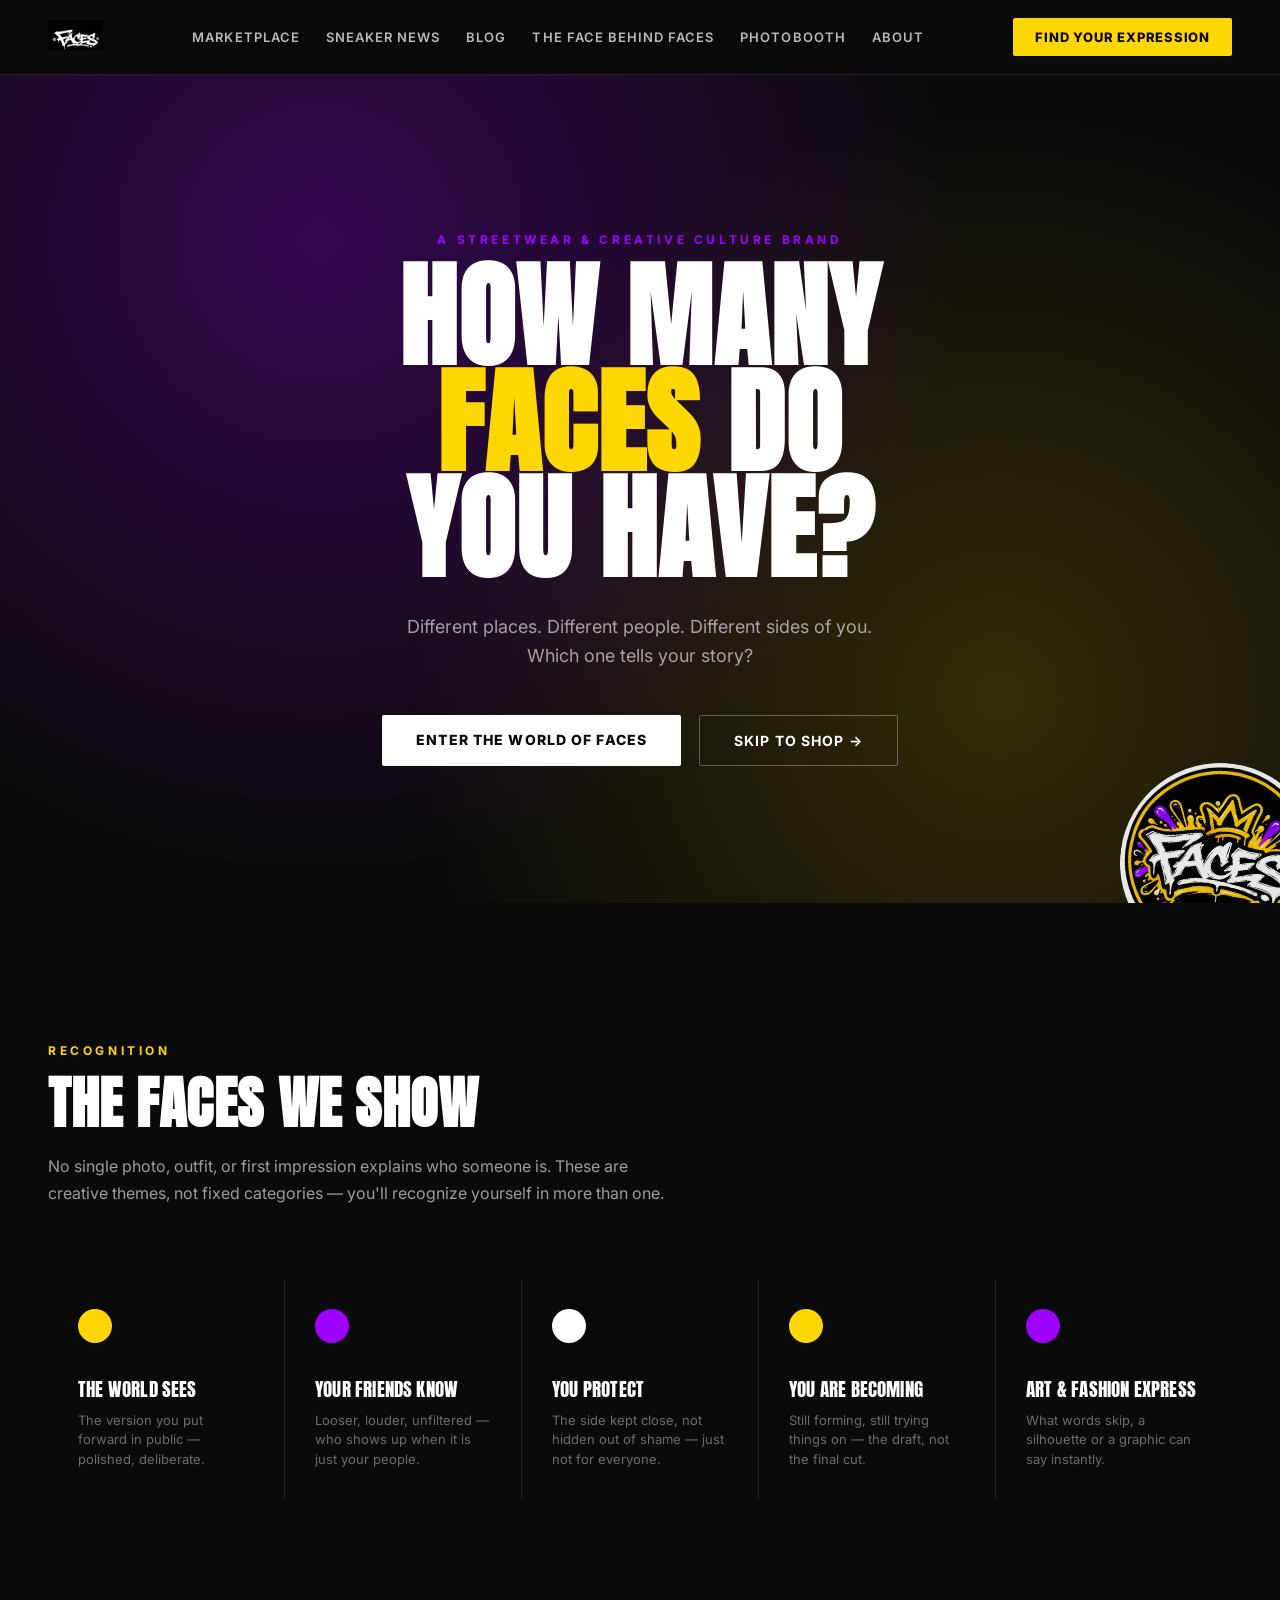
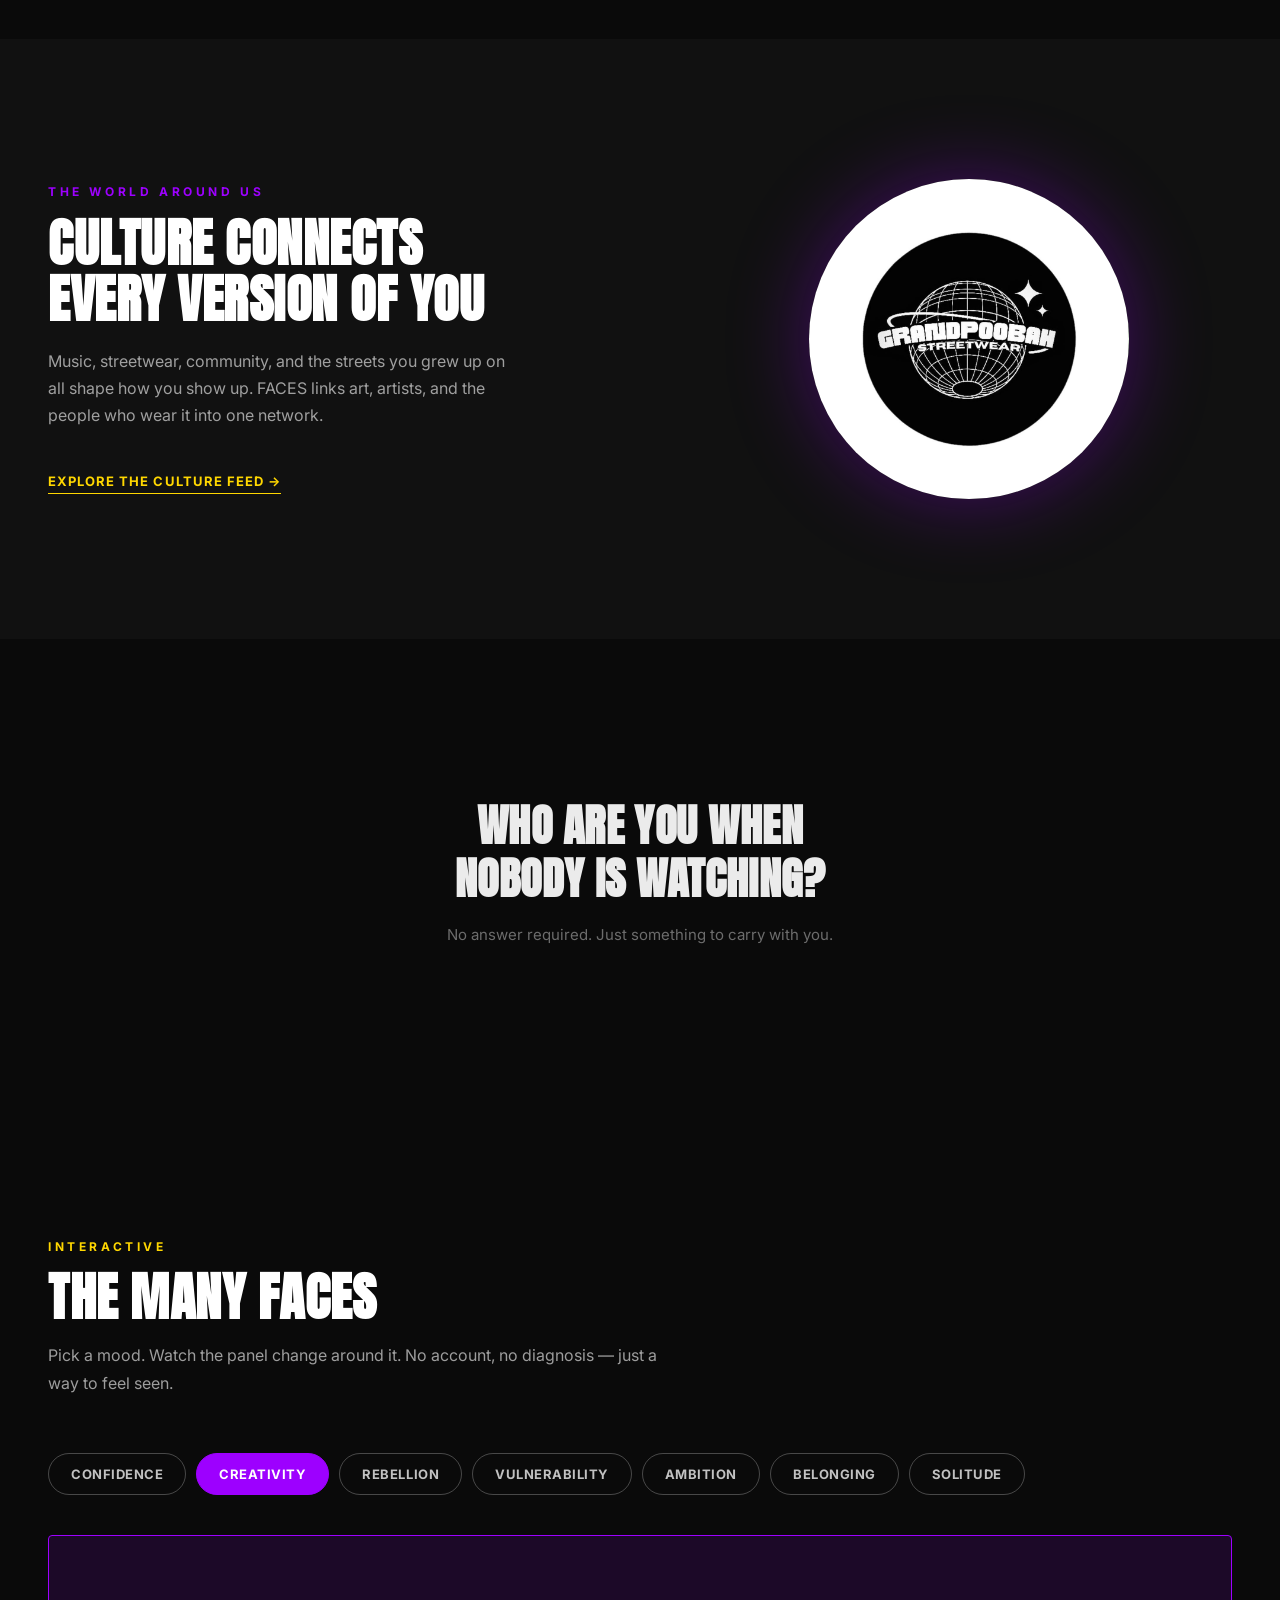
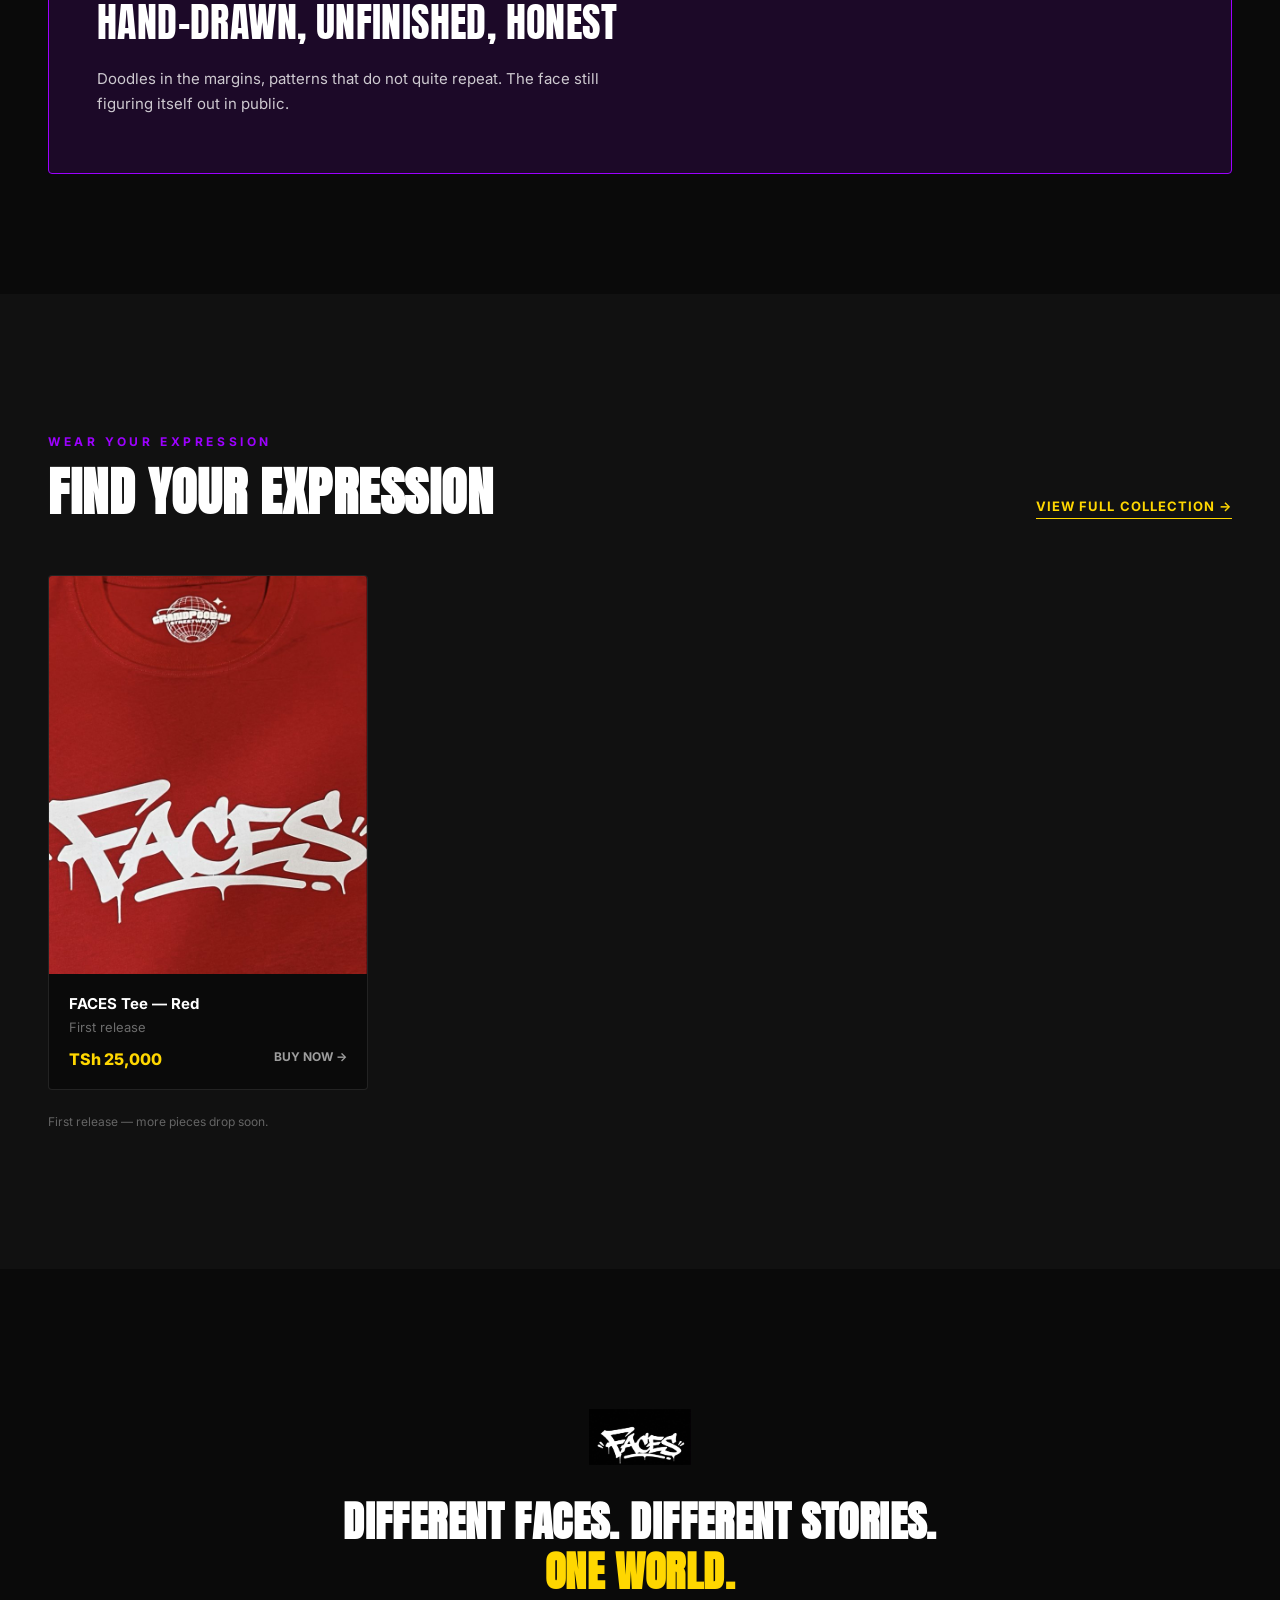
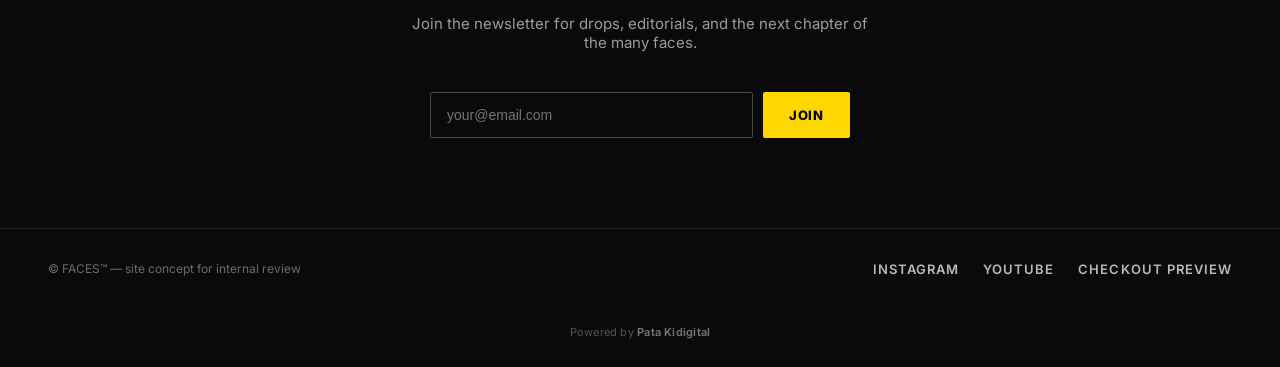
<file: index.html>
<!doctype html>
<html lang="en">
<head>
<meta charset="utf-8">
<meta name="viewport" content="width=device-width, initial-scale=1">
<title>FACES — Homepage</title>
<link rel="preconnect" href="https://fonts.googleapis.com">
<link rel="preconnect" href="https://fonts.gstatic.com" crossorigin>
<link href="https://fonts.googleapis.com/css2?family=Anton&family=Inter:wght@400;500;600;700;800&display=swap" rel="stylesheet">
<link rel="stylesheet" href="styles.css">
</head>
<body>

<div class="nav">
  <a class="nav-logo" href="index.html"><img src="assets/faces-wordmark.jpg" alt="FACES"></a>
  <div class="nav-links">
    <a class="nav-link" href="marketplace.html">Marketplace</a>
    <a class="nav-link" href="sneaker-news.html">Sneaker News</a>
    <a class="nav-link" href="blog.html">Blog</a>
    <a class="nav-link" href="team.html">The Face Behind FACES</a>
    <a class="nav-link" href="photobooth.html">Photobooth</a>
    <a class="nav-link" href="about.html">About</a>
  </div>
  <a class="btn-cta" href="marketplace.html">Find Your Expression</a>
</div>

<!-- HERO -->
<div style="position:relative;min-height:92vh;display:flex;flex-direction:column;align-items:center;justify-content:center;text-align:center;padding:100px 24px 80px;overflow:hidden;">
  <div style="position:absolute;inset:0;background:radial-gradient(circle at 25% 20%,rgba(157,0,255,0.28),transparent 55%),radial-gradient(circle at 78% 75%,rgba(255,215,0,0.16),transparent 50%);"></div>
  <div style="position:relative;z-index:2;max-width:980px;">
    <div class="eyebrow violet" style="text-align:center;">A STREETWEAR &amp; CREATIVE CULTURE BRAND</div>
    <h1 class="display" style="font-size:clamp(48px,9vw,128px);line-height:0.92;margin:0;">
      HOW MANY<br><span style="color:var(--gold);">FACES</span> DO<br>YOU HAVE?
    </h1>
    <p style="font-size:18px;line-height:1.6;color:var(--muted);max-width:560px;margin:32px auto 0;">
      Different places. Different people. Different sides of you.<br>Which one tells your story?
    </p>
    <div style="margin-top:44px;display:flex;gap:18px;justify-content:center;flex-wrap:wrap;">
      <a href="#recognition" style="background:#fff;color:var(--ink);font-weight:800;font-size:14px;letter-spacing:0.08em;text-transform:uppercase;padding:16px 34px;border-radius:2px;">Enter the World of FACES</a>
      <a href="marketplace.html" style="border:1px solid rgba(255,255,255,0.3);color:#fff;font-weight:700;font-size:14px;letter-spacing:0.08em;text-transform:uppercase;padding:16px 34px;border-radius:2px;">Skip to Shop →</a>
    </div>
  </div>
  <img src="assets/faces-crown-emblem.jpg" alt="" style="position:absolute;bottom:-60px;right:-40px;width:200px;opacity:0.9;border-radius:50%;transform:rotate(8deg);" aria-hidden="true">
</div>

<!-- RECOGNITION -->
<div id="recognition" class="wrap" style="padding-top:140px;padding-bottom:140px;">
  <div style="max-width:640px;margin-bottom:72px;">
    <div class="eyebrow gold">RECOGNITION</div>
    <h2 class="display" style="font-size:clamp(32px,5vw,56px);line-height:1.05;margin:0;">THE FACES WE SHOW</h2>
    <p style="color:var(--muted);font-size:16px;line-height:1.7;margin-top:20px;">
      No single photo, outfit, or first impression explains who someone is. These are creative themes, not fixed categories — you'll recognize yourself in more than one.
    </p>
  </div>
  <div class="grid" style="grid-template-columns:repeat(5,minmax(0,1fr));">
    <div class="card" style="min-height:220px;display:flex;flex-direction:column;justify-content:space-between;">
      <div style="width:34px;height:34px;border-radius:50%;background:var(--gold);"></div>
      <div><div class="display" style="font-size:19px;margin-bottom:8px;">The world sees</div><div style="font-size:13px;color:var(--muted-2);line-height:1.5;">The version you put forward in public — polished, deliberate.</div></div>
    </div>
    <div class="card" style="min-height:220px;display:flex;flex-direction:column;justify-content:space-between;">
      <div style="width:34px;height:34px;border-radius:50%;background:var(--violet);"></div>
      <div><div class="display" style="font-size:19px;margin-bottom:8px;">Your friends know</div><div style="font-size:13px;color:var(--muted-2);line-height:1.5;">Looser, louder, unfiltered — who shows up when it is just your people.</div></div>
    </div>
    <div class="card" style="min-height:220px;display:flex;flex-direction:column;justify-content:space-between;">
      <div style="width:34px;height:34px;border-radius:50%;background:#fff;"></div>
      <div><div class="display" style="font-size:19px;margin-bottom:8px;">You protect</div><div style="font-size:13px;color:var(--muted-2);line-height:1.5;">The side kept close, not hidden out of shame — just not for everyone.</div></div>
    </div>
    <div class="card" style="min-height:220px;display:flex;flex-direction:column;justify-content:space-between;">
      <div style="width:34px;height:34px;border-radius:50%;background:var(--gold);"></div>
      <div><div class="display" style="font-size:19px;margin-bottom:8px;">You are becoming</div><div style="font-size:13px;color:var(--muted-2);line-height:1.5;">Still forming, still trying things on — the draft, not the final cut.</div></div>
    </div>
    <div class="card" style="min-height:220px;display:flex;flex-direction:column;justify-content:space-between;">
      <div style="width:34px;height:34px;border-radius:50%;background:var(--violet);"></div>
      <div><div class="display" style="font-size:19px;margin-bottom:8px;">Art &amp; fashion express</div><div style="font-size:13px;color:var(--muted-2);line-height:1.5;">What words skip, a silhouette or a graphic can say instantly.</div></div>
    </div>
  </div>
</div>

<!-- WORLD / GLOBE -->
<div style="padding:140px 48px;background:var(--panel);">
  <div class="wrap" style="padding:0;display:flex;align-items:center;gap:72px;flex-wrap:wrap;">
    <div style="flex:1 1 380px;min-width:300px;">
      <div class="eyebrow violet">THE WORLD AROUND US</div>
      <h2 class="display" style="font-size:clamp(32px,5vw,52px);line-height:1.08;margin:0 0 20px;">CULTURE CONNECTS<br>EVERY VERSION OF YOU</h2>
      <p style="color:var(--muted);font-size:16px;line-height:1.7;max-width:460px;">
        Music, streetwear, community, and the streets you grew up on all shape how you show up. FACES links art, artists, and the people who wear it into one network.
      </p>
      <a href="sneaker-news.html" style="display:inline-block;margin-top:28px;font-size:13px;font-weight:700;letter-spacing:0.08em;text-transform:uppercase;border-bottom:1px solid var(--gold);padding-bottom:4px;">Explore the culture feed →</a>
    </div>
    <div style="flex:1 1 320px;min-width:260px;display:flex;justify-content:center;">
      <img src="assets/grandpoobah-globe.jpg" alt="GRANDPOOBAH STREETWEAR globe emblem" style="width:320px;height:320px;border-radius:50%;box-shadow:0 0 80px rgba(157,0,255,0.35);">
    </div>
  </div>
</div>

<!-- REFLECTION -->
<div style="padding:160px 48px;text-align:center;">
  <div style="max-width:640px;margin:0 auto;">
    <h2 class="display" style="font-size:clamp(28px,4.5vw,44px);line-height:1.2;color:rgba(255,255,255,0.92);margin:0 0 20px;">WHO ARE YOU WHEN<br>NOBODY IS WATCHING?</h2>
    <p style="color:var(--muted-2);font-size:15px;">No answer required. Just something to carry with you.</p>
  </div>
</div>

<!-- MANY FACES — interactive -->
<div id="many-faces" class="wrap" style="padding-top:120px;padding-bottom:120px;">
  <div style="max-width:640px;margin-bottom:56px;">
    <div class="eyebrow gold">INTERACTIVE</div>
    <h2 class="display" style="font-size:clamp(32px,5vw,52px);line-height:1.05;margin:0;">THE MANY FACES</h2>
    <p style="color:var(--muted);font-size:16px;line-height:1.7;margin-top:18px;">Pick a mood. Watch the panel change around it. No account, no diagnosis — just a way to feel seen.</p>
  </div>
  <div id="mood-buttons" style="display:flex;gap:10px;flex-wrap:wrap;margin-bottom:40px;"></div>
  <div id="mood-panel" style="border-radius:4px;padding:56px 48px;min-height:220px;display:flex;flex-direction:column;justify-content:center;"></div>
</div>

<!-- SHOP PREVIEW -->
<div id="shop" style="padding:140px 48px;background:var(--panel);">
  <div class="wrap" style="padding:0;">
    <div style="display:flex;justify-content:space-between;align-items:flex-end;margin-bottom:56px;flex-wrap:wrap;gap:20px;">
      <div style="max-width:560px;">
        <div class="eyebrow violet">WEAR YOUR EXPRESSION</div>
        <h2 class="display" style="font-size:clamp(32px,5vw,52px);line-height:1.05;margin:0;">FIND YOUR EXPRESSION</h2>
      </div>
      <a href="marketplace.html" style="font-size:13px;font-weight:700;letter-spacing:0.08em;text-transform:uppercase;border-bottom:1px solid var(--gold);padding-bottom:4px;">View full collection →</a>
    </div>
    <div style="display:grid;grid-template-columns:repeat(auto-fit,minmax(260px,1fr));gap:28px;max-width:320px;">
      <div style="background:var(--ink);border:1px solid var(--line);border-radius:4px;overflow:hidden;">
        <div style="aspect-ratio:4/5;"><img src="assets/faces-tee-red.jpg" alt="FACES Tee — Red" style="width:100%;height:100%;object-fit:cover;display:block;"></div>
        <div style="padding:20px;"><div style="font-weight:700;font-size:15px;margin-bottom:6px;">FACES Tee — Red</div><div style="font-size:13px;color:var(--muted-2);margin-bottom:14px;">First release</div><div style="display:flex;justify-content:space-between;"><span style="font-weight:800;color:var(--gold);">TSh 25,000</span><a href="payment.html" style="font-size:12px;font-weight:700;text-transform:uppercase;color:var(--muted);">Buy now →</a></div></div>
      </div>
    </div>
    <div class="note">First release — more pieces drop soon.</div>
  </div>
</div>

<!-- COMMUNITY -->
<div id="community" class="wrap" style="padding-top:140px;padding-bottom:90px;text-align:center;">
  <img src="assets/faces-wordmark.jpg" alt="FACES" style="height:56px;filter:invert(1);margin-bottom:28px;">
  <h2 class="display" style="font-size:clamp(26px,4vw,42px);line-height:1.2;margin:0 0 16px;">DIFFERENT FACES. DIFFERENT STORIES.<br><span style="color:var(--gold);">ONE WORLD.</span></h2>
  <p style="color:var(--muted);font-size:15px;max-width:460px;margin:0 auto 40px;">Join the newsletter for drops, editorials, and the next chapter of the many faces.</p>
  <form style="display:flex;gap:10px;justify-content:center;flex-wrap:wrap;max-width:420px;margin:0 auto;" onsubmit="return false;">
    <label for="email" style="position:absolute;width:1px;height:1px;overflow:hidden;">Email address</label>
    <input id="email" type="email" placeholder="your@email.com" style="flex:1 1 220px;background:transparent;border:1px solid rgba(255,255,255,0.25);color:#fff;padding:14px 16px;border-radius:2px;font-size:14px;">
    <button type="submit" style="background:var(--gold);color:var(--ink);font-weight:800;font-size:13px;letter-spacing:0.06em;text-transform:uppercase;padding:14px 26px;border-radius:2px;border:none;cursor:pointer;">Join</button>
  </form>
</div>

<div class="footer">
  <small>© FACES™ — site concept for internal review</small>
  <div class="nav-links">
    <a class="nav-link" href="https://instagram.com" target="_blank" rel="noopener">Instagram</a>
    <a class="nav-link" href="https://youtube.com" target="_blank" rel="noopener">YouTube</a>
    <a class="nav-link" href="payment.html">Checkout Preview</a>
  </div>
</div>
<div class="credit-bar">Powered by <a href="https://patakidigital.com" target="_blank" rel="noopener">Pata Kidigital</a></div>

<script>
// Edit these to change the mood copy / colors for "The Many Faces" section.
var MOODS = [
  {id:'confidence', label:'Confidence', chip:'#FFD700', fg:'#0a0a0a', headline:'WORN LIKE YOU MEANT IT', desc:'Bold color, square shoulders, nothing apologetic. This is the face that walks in first.'},
  {id:'creativity', label:'Creativity', chip:'#9D00FF', fg:'#ffffff', headline:'HAND-DRAWN, UNFINISHED, HONEST', desc:'Doodles in the margins, patterns that do not quite repeat. The face still figuring itself out in public.'},
  {id:'rebellion', label:'Rebellion', chip:'#ffffff', fg:'#ffffff', headline:'LOUD ON PURPOSE', desc:'Graffiti strokes, drips, nothing smoothed over. The face that refuses the template.'},
  {id:'vulnerability', label:'Vulnerability', chip:'#ffffff', fg:'#ffffff', headline:'QUIET, UNGUARDED, STILL HERE', desc:'Softer light, more negative space. The face you do not perform — the one underneath.'},
  {id:'ambition', label:'Ambition', chip:'#FFD700', fg:'#0a0a0a', headline:'BUILT FOR WHAT IS NEXT', desc:'Sharp lines, forward motion. The face that is already three steps ahead.'},
  {id:'belonging', label:'Belonging', chip:'#9D00FF', fg:'#ffffff', headline:'ROOM FOR YOUR VERSION TOO', desc:'No single look required. The face that relaxes because nobody is grading it.'},
  {id:'solitude', label:'Solitude', chip:'#ffffff', fg:'#ffffff', headline:'JUST YOU, NO AUDIENCE', desc:'Muted tones, long shadows, space to think. The face with nothing to prove.'}
];
var activeMood = 'creativity';

function renderMoods(){
  var btnWrap = document.getElementById('mood-buttons');
  var panel = document.getElementById('mood-panel');
  btnWrap.innerHTML = '';
  var active = MOODS.find(function(m){ return m.id === activeMood; });

  MOODS.forEach(function(m){
    var isActive = m.id === activeMood;
    var btn = document.createElement('button');
    btn.textContent = m.label;
    btn.style.cssText = 'padding:12px 22px;border-radius:999px;font-size:13px;font-weight:700;letter-spacing:0.04em;text-transform:uppercase;cursor:pointer;border:1px solid '+(isActive?m.chip:'rgba(255,255,255,0.25)')+';background:'+(isActive?m.chip:'transparent')+';color:'+(isActive?m.fg:'rgba(255,255,255,0.75)')+';';
    btn.onclick = function(){ activeMood = m.id; renderMoods(); };
    btnWrap.appendChild(btn);
  });

  var panelBg = active.chip === '#ffffff' ? 'rgba(255,255,255,0.04)' : (active.chip === '#FFD700' ? 'rgba(255,215,0,0.08)' : 'rgba(157,0,255,0.12)');
  var panelBorder = active.chip === '#ffffff' ? 'rgba(255,255,255,0.18)' : active.chip;
  panel.style.background = panelBg;
  panel.style.border = '1px solid ' + panelBorder;
  panel.innerHTML =
    '<div class="display" style="font-size:clamp(26px,4vw,40px);margin-bottom:14px;color:'+active.fg+';">'+active.headline+'</div>' +
    '<div style="font-size:15px;line-height:1.7;max-width:560px;color:'+active.fg+';opacity:0.78;">'+active.desc+'</div>';
}
renderMoods();
</script>
</body>
</html>
</file>
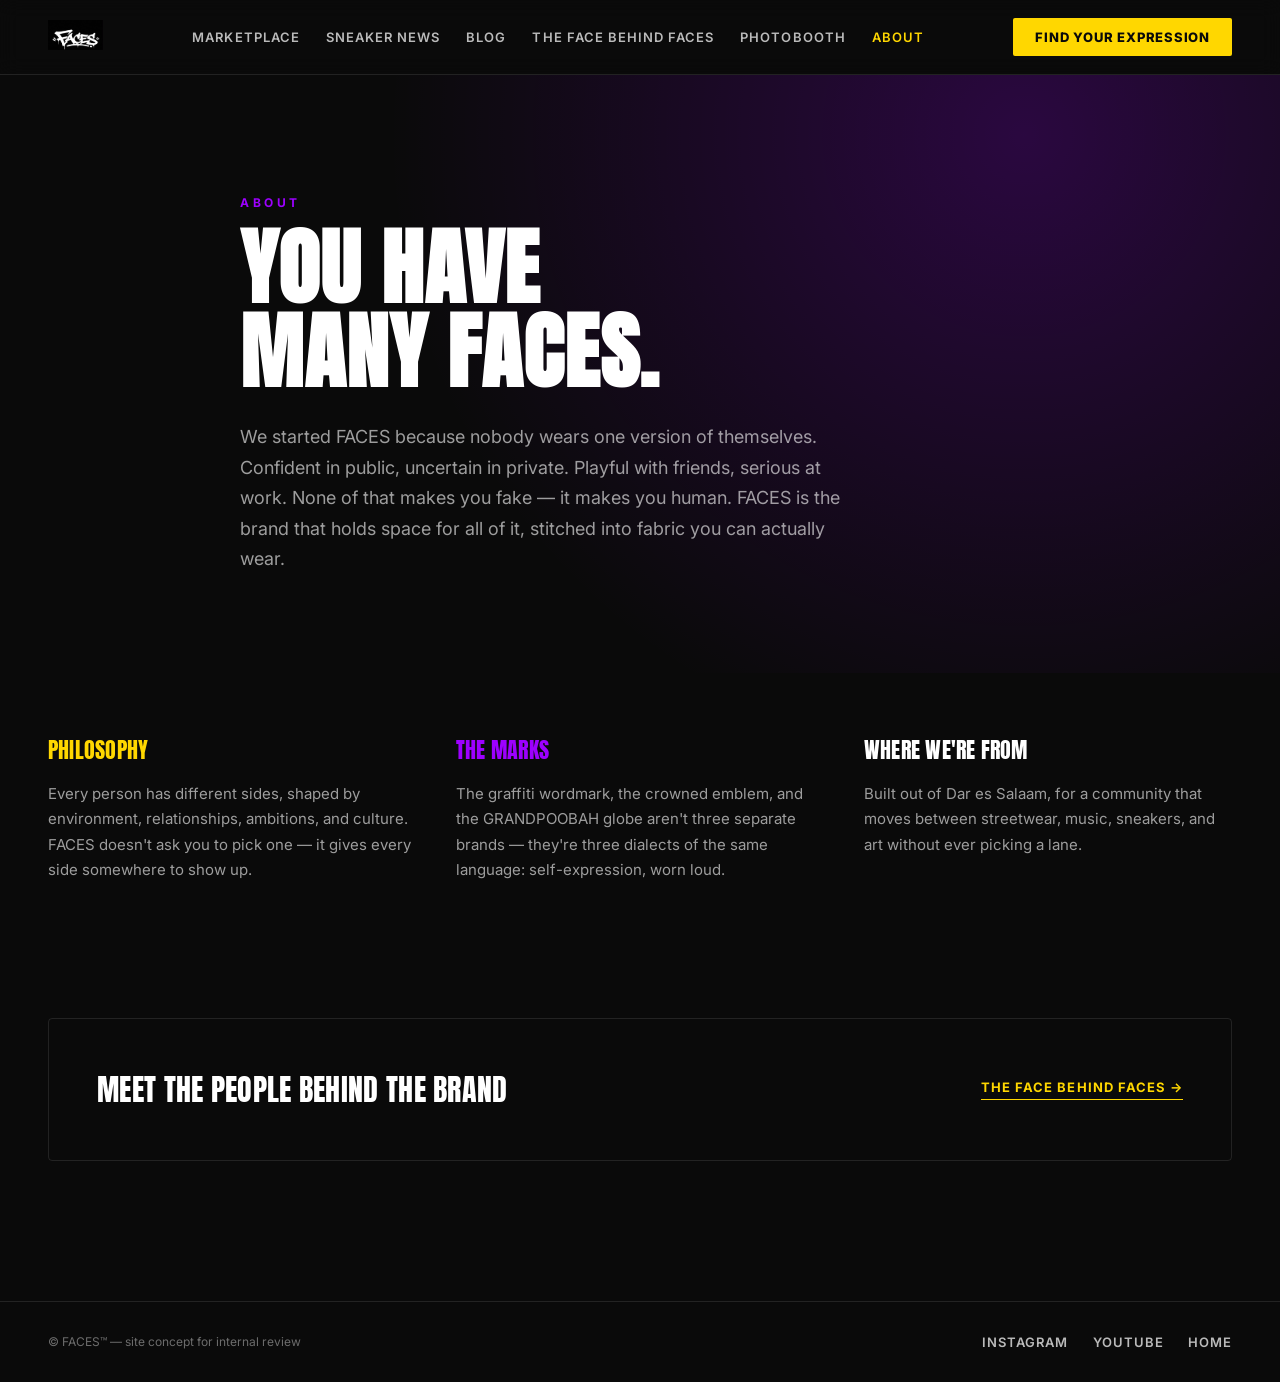
<file: about.html>
<!doctype html>
<html lang="en">
<head>
<meta charset="utf-8">
<meta name="viewport" content="width=device-width, initial-scale=1">
<title>About — FACES</title>
<link rel="preconnect" href="https://fonts.googleapis.com">
<link rel="preconnect" href="https://fonts.gstatic.com" crossorigin>
<link href="https://fonts.googleapis.com/css2?family=Anton&family=Inter:wght@400;500;600;700;800&display=swap" rel="stylesheet">
<link rel="stylesheet" href="styles.css">
</head>
<body>

<div class="nav">
  <a class="nav-logo" href="index.html"><img src="assets/faces-wordmark.jpg" alt="FACES"></a>
  <div class="nav-links">
    <a class="nav-link" href="marketplace.html">Marketplace</a>
    <a class="nav-link" href="sneaker-news.html">Sneaker News</a>
    <a class="nav-link" href="blog.html">Blog</a>
    <a class="nav-link" href="team.html">The Face Behind FACES</a>
    <a class="nav-link" href="photobooth.html">Photobooth</a>
    <a class="nav-link active" href="about.html">About</a>
  </div>
  <a class="btn-cta" href="marketplace.html">Find Your Expression</a>
</div>

<div style="position:relative;padding:120px 48px 80px;overflow:hidden;">
  <div style="position:absolute;inset:0;background:radial-gradient(circle at 80% 10%,rgba(157,0,255,0.22),transparent 55%);"></div>
  <div style="position:relative;max-width:800px;margin:0 auto;">
    <div class="eyebrow violet">ABOUT</div>
    <h1 class="display" style="font-size:clamp(40px,7vw,84px);line-height:1;margin:0;">YOU HAVE<br>MANY FACES.</h1>
    <p style="font-size:18px;line-height:1.7;color:var(--muted);max-width:620px;margin-top:28px;">
      We started FACES because nobody wears one version of themselves. Confident in public, uncertain in private. Playful with friends, serious at work. None of that makes you fake — it makes you human. FACES is the brand that holds space for all of it, stitched into fabric you can actually wear.
    </p>
  </div>
</div>

<div class="wrap" style="padding-top:60px;padding-bottom:120px;display:grid;grid-template-columns:repeat(auto-fit,minmax(280px,1fr));gap:40px;">
  <div>
    <div class="display" style="font-size:22px;color:var(--gold);margin-bottom:10px;">PHILOSOPHY</div>
    <p style="color:var(--muted);font-size:15px;line-height:1.7;">Every person has different sides, shaped by environment, relationships, ambitions, and culture. FACES doesn't ask you to pick one — it gives every side somewhere to show up.</p>
  </div>
  <div>
    <div class="display" style="font-size:22px;color:var(--violet);margin-bottom:10px;">THE MARKS</div>
    <p style="color:var(--muted);font-size:15px;line-height:1.7;">The graffiti wordmark, the crowned emblem, and the GRANDPOOBAH globe aren't three separate brands — they're three dialects of the same language: self-expression, worn loud.</p>
  </div>
  <div>
    <div class="display" style="font-size:22px;color:#fff;margin-bottom:10px;">WHERE WE'RE FROM</div>
    <p style="color:var(--muted);font-size:15px;line-height:1.7;">Built out of Dar es Salaam, for a community that moves between streetwear, music, sneakers, and art without ever picking a lane.</p>
  </div>
</div>

<div class="wrap" style="padding-bottom:140px;">
  <div style="border:1px solid var(--line);border-radius:4px;padding:48px;display:flex;justify-content:space-between;align-items:center;flex-wrap:wrap;gap:24px;">
    <div class="display" style="font-size:clamp(22px,3vw,30px);max-width:460px;">MEET THE PEOPLE BEHIND THE BRAND</div>
    <a href="team.html" style="border-bottom:1px solid var(--gold);font-size:13px;font-weight:700;letter-spacing:0.08em;text-transform:uppercase;padding-bottom:4px;">The Face Behind FACES →</a>
  </div>
</div>

<div class="footer">
  <small>© FACES™ — site concept for internal review</small>
  <div class="nav-links">
    <a class="nav-link" href="https://instagram.com" target="_blank" rel="noopener">Instagram</a>
    <a class="nav-link" href="https://youtube.com" target="_blank" rel="noopener">YouTube</a>
    <a class="nav-link" href="index.html">Home</a>
  </div>
</div>
</body>
</html>
</file>
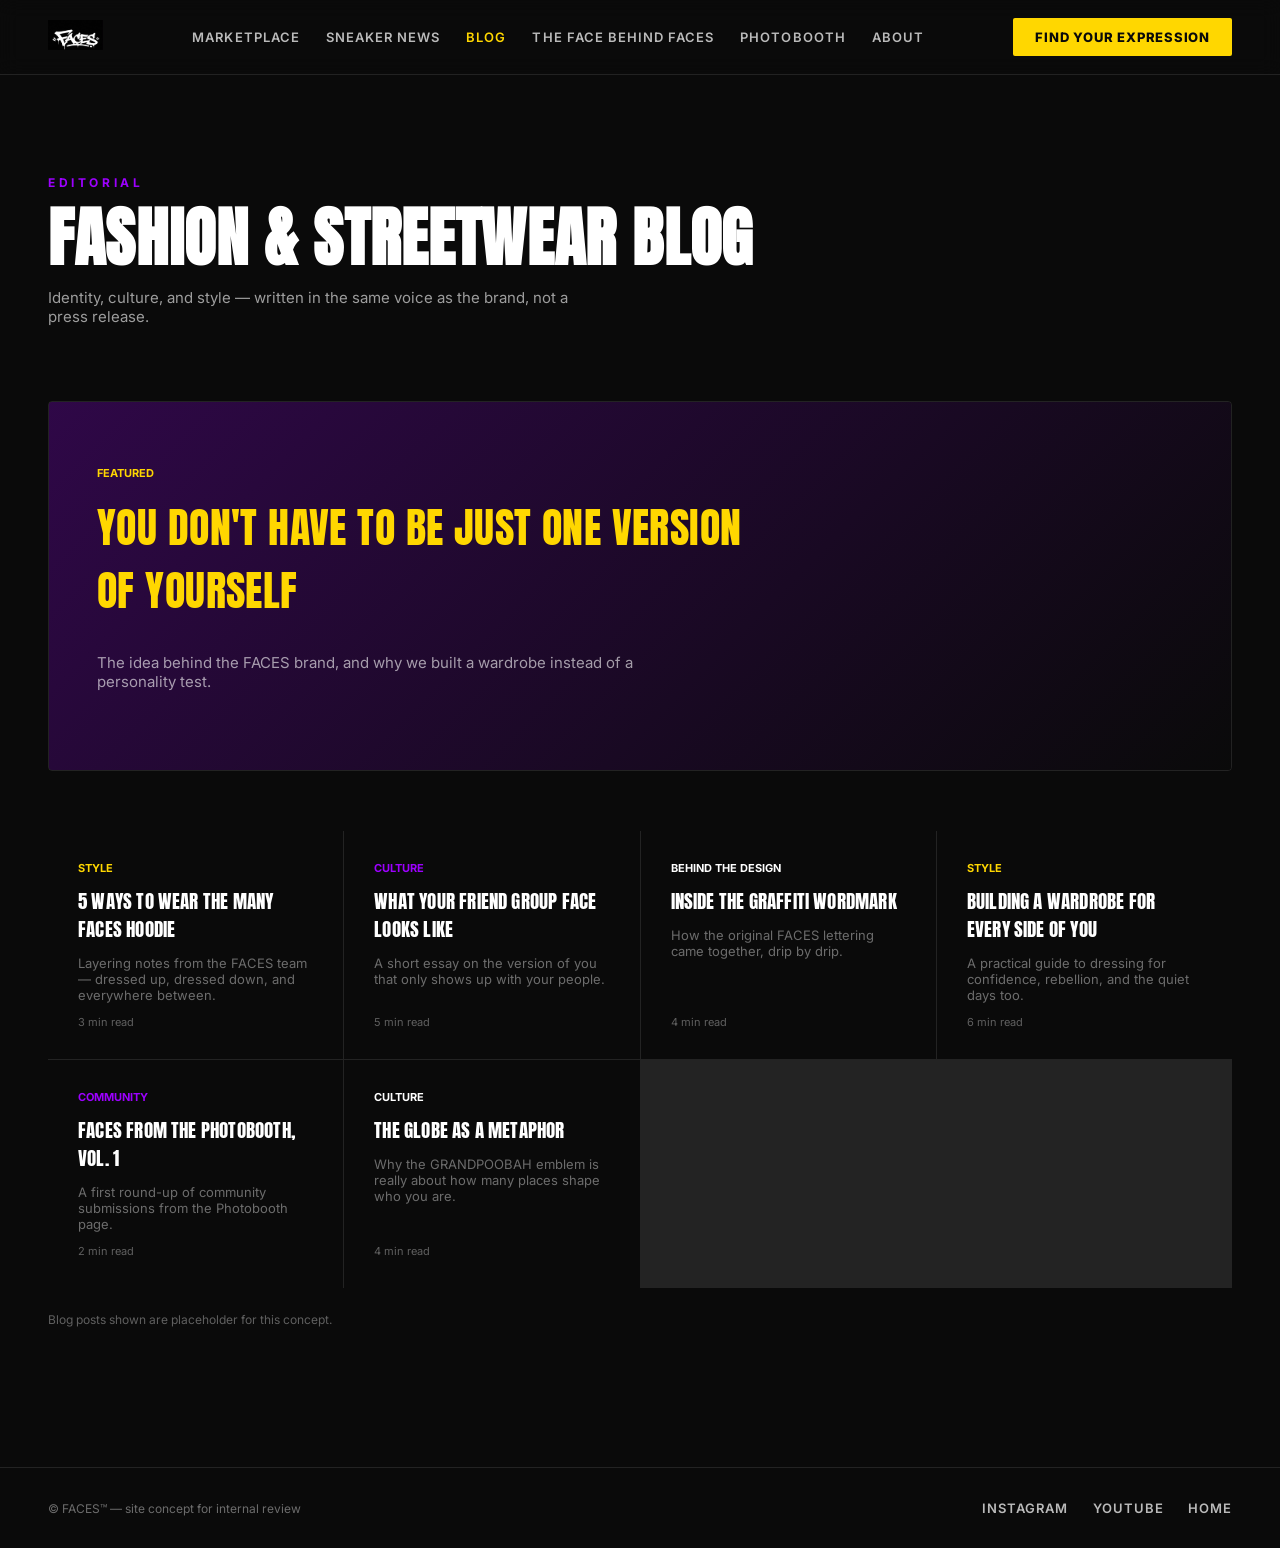
<file: blog.html>
<!doctype html>
<html lang="en">
<head>
<meta charset="utf-8">
<meta name="viewport" content="width=device-width, initial-scale=1">
<title>Fashion Blog — FACES</title>
<link rel="preconnect" href="https://fonts.googleapis.com">
<link rel="preconnect" href="https://fonts.gstatic.com" crossorigin>
<link href="https://fonts.googleapis.com/css2?family=Anton&family=Inter:wght@400;500;600;700;800&display=swap" rel="stylesheet">
<link rel="stylesheet" href="styles.css">
</head>
<body>

<div class="nav">
  <a class="nav-logo" href="index.html"><img src="assets/faces-wordmark.jpg" alt="FACES"></a>
  <div class="nav-links">
    <a class="nav-link" href="marketplace.html">Marketplace</a>
    <a class="nav-link" href="sneaker-news.html">Sneaker News</a>
    <a class="nav-link active" href="blog.html">Blog</a>
    <a class="nav-link" href="team.html">The Face Behind FACES</a>
    <a class="nav-link" href="photobooth.html">Photobooth</a>
    <a class="nav-link" href="about.html">About</a>
  </div>
  <a class="btn-cta" href="marketplace.html">Find Your Expression</a>
</div>

<div class="wrap" style="padding-top:100px;padding-bottom:60px;">
  <div class="eyebrow violet">EDITORIAL</div>
  <h1 class="display" style="font-size:clamp(36px,6vw,64px);line-height:1;margin:0;">FASHION &amp; STREETWEAR BLOG</h1>
  <p style="color:var(--muted);font-size:15px;max-width:520px;margin-top:18px;">Identity, culture, and style — written in the same voice as the brand, not a press release.</p>
</div>

<div class="wrap" style="padding-bottom:60px;">
  <a href="#" style="display:block;border:1px solid var(--line);border-radius:4px;overflow:hidden;">
    <div style="background:linear-gradient(135deg,rgba(157,0,255,0.25),rgba(10,10,10,1));padding:64px 48px;display:flex;flex-direction:column;gap:16px;">
      <span style="font-size:11px;font-weight:700;text-transform:uppercase;color:var(--gold);">Featured</span>
      <div class="display" style="font-size:clamp(26px,4vw,42px);max-width:680px;">YOU DON'T HAVE TO BE JUST ONE VERSION OF YOURSELF</div>
      <p style="color:var(--muted);font-size:15px;max-width:600px;">The idea behind the FACES brand, and why we built a wardrobe instead of a personality test.</p>
    </div>
  </a>
</div>

<div class="wrap" style="padding-bottom:140px;">
  <div class="grid" style="grid-template-columns:repeat(auto-fit,minmax(280px,1fr));">
    <div class="card" style="min-height:200px;display:flex;flex-direction:column;gap:12px;"><span style="font-size:11px;font-weight:700;text-transform:uppercase;color:var(--gold);">Style</span><div class="display" style="font-size:19px;">5 ways to wear the Many Faces Hoodie</div><div style="font-size:13px;color:var(--muted-2);flex:1;">Layering notes from the FACES team — dressed up, dressed down, and everywhere between.</div><span style="font-size:11px;color:rgba(255,255,255,0.35);">3 min read</span></div>
    <div class="card" style="min-height:200px;display:flex;flex-direction:column;gap:12px;"><span style="font-size:11px;font-weight:700;text-transform:uppercase;color:var(--violet);">Culture</span><div class="display" style="font-size:19px;">What your friend group face looks like</div><div style="font-size:13px;color:var(--muted-2);flex:1;">A short essay on the version of you that only shows up with your people.</div><span style="font-size:11px;color:rgba(255,255,255,0.35);">5 min read</span></div>
    <div class="card" style="min-height:200px;display:flex;flex-direction:column;gap:12px;"><span style="font-size:11px;font-weight:700;text-transform:uppercase;color:#fff;">Behind the Design</span><div class="display" style="font-size:19px;">Inside the graffiti wordmark</div><div style="font-size:13px;color:var(--muted-2);flex:1;">How the original FACES lettering came together, drip by drip.</div><span style="font-size:11px;color:rgba(255,255,255,0.35);">4 min read</span></div>
    <div class="card" style="min-height:200px;display:flex;flex-direction:column;gap:12px;"><span style="font-size:11px;font-weight:700;text-transform:uppercase;color:var(--gold);">Style</span><div class="display" style="font-size:19px;">Building a wardrobe for every side of you</div><div style="font-size:13px;color:var(--muted-2);flex:1;">A practical guide to dressing for confidence, rebellion, and the quiet days too.</div><span style="font-size:11px;color:rgba(255,255,255,0.35);">6 min read</span></div>
    <div class="card" style="min-height:200px;display:flex;flex-direction:column;gap:12px;"><span style="font-size:11px;font-weight:700;text-transform:uppercase;color:var(--violet);">Community</span><div class="display" style="font-size:19px;">Faces from the Photobooth, vol. 1</div><div style="font-size:13px;color:var(--muted-2);flex:1;">A first round-up of community submissions from the Photobooth page.</div><span style="font-size:11px;color:rgba(255,255,255,0.35);">2 min read</span></div>
    <div class="card" style="min-height:200px;display:flex;flex-direction:column;gap:12px;"><span style="font-size:11px;font-weight:700;text-transform:uppercase;color:#fff;">Culture</span><div class="display" style="font-size:19px;">The globe as a metaphor</div><div style="font-size:13px;color:var(--muted-2);flex:1;">Why the GRANDPOOBAH emblem is really about how many places shape who you are.</div><span style="font-size:11px;color:rgba(255,255,255,0.35);">4 min read</span></div>
  </div>
  <div class="note">Blog posts shown are placeholder for this concept.</div>
</div>

<div class="footer">
  <small>© FACES™ — site concept for internal review</small>
  <div class="nav-links">
    <a class="nav-link" href="https://instagram.com" target="_blank" rel="noopener">Instagram</a>
    <a class="nav-link" href="https://youtube.com" target="_blank" rel="noopener">YouTube</a>
    <a class="nav-link" href="index.html">Home</a>
  </div>
</div>
</body>
</html>
</file>
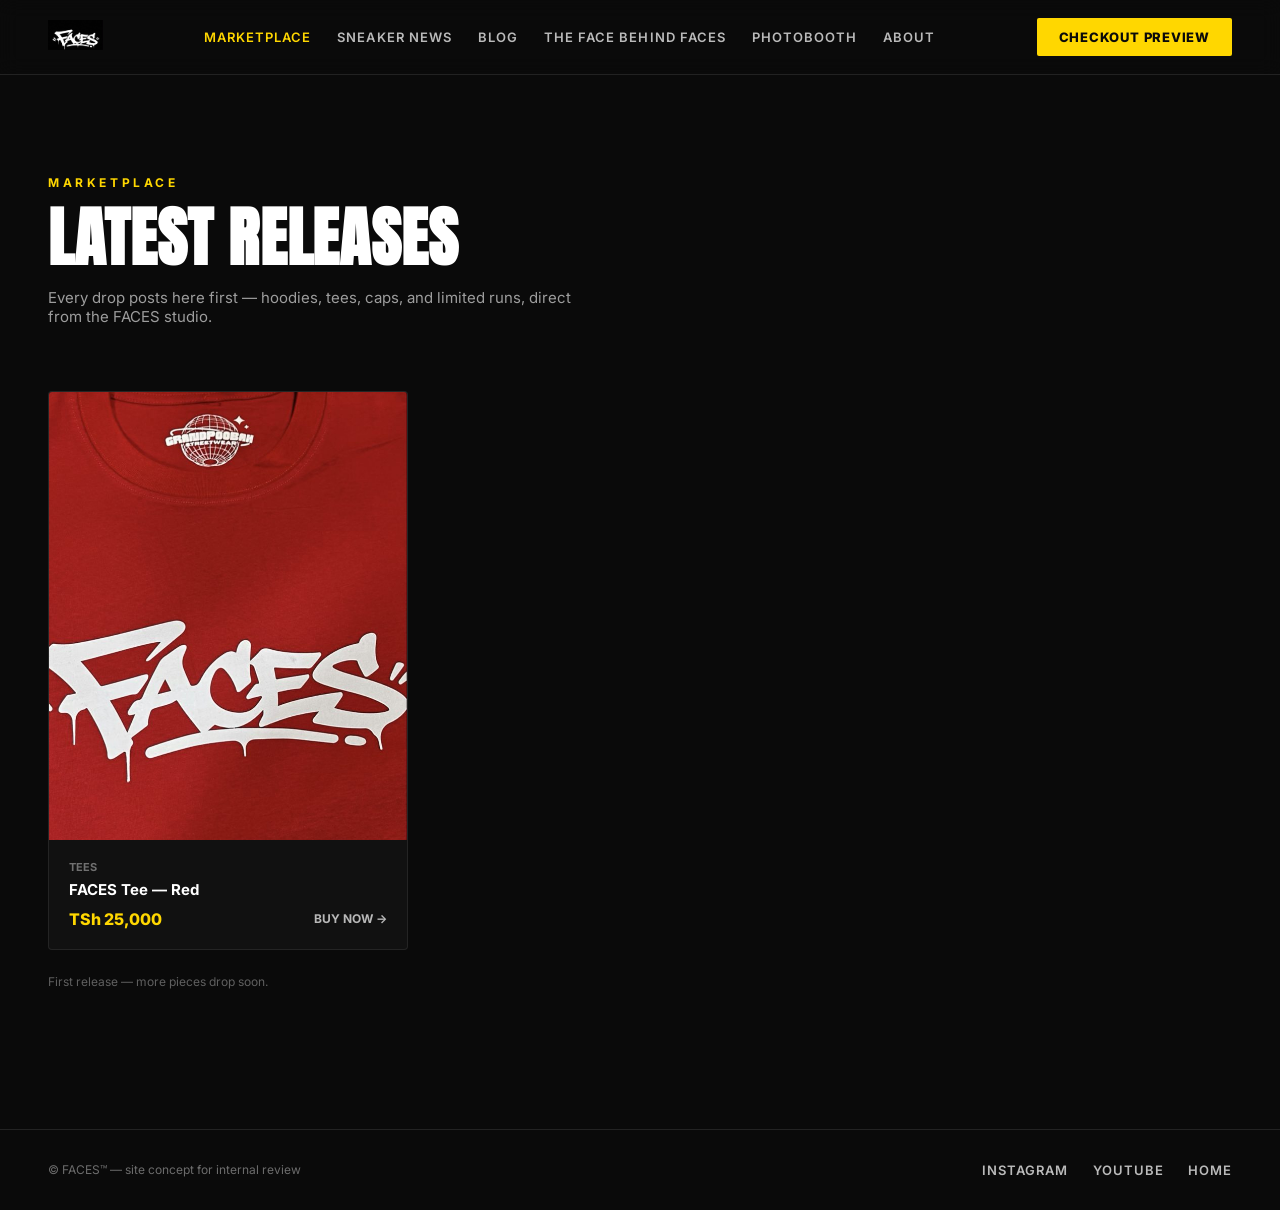
<file: marketplace.html>
<!doctype html>
<html lang="en">
<head>
<meta charset="utf-8">
<meta name="viewport" content="width=device-width, initial-scale=1">
<title>Marketplace — FACES</title>
<link rel="preconnect" href="https://fonts.googleapis.com">
<link rel="preconnect" href="https://fonts.gstatic.com" crossorigin>
<link href="https://fonts.googleapis.com/css2?family=Anton&family=Inter:wght@400;500;600;700;800&display=swap" rel="stylesheet">
<link rel="stylesheet" href="styles.css">
</head>
<body>

<div class="nav">
  <a class="nav-logo" href="index.html"><img src="assets/faces-wordmark.jpg" alt="FACES"></a>
  <div class="nav-links">
    <a class="nav-link active" href="marketplace.html">Marketplace</a>
    <a class="nav-link" href="sneaker-news.html">Sneaker News</a>
    <a class="nav-link" href="blog.html">Blog</a>
    <a class="nav-link" href="team.html">The Face Behind FACES</a>
    <a class="nav-link" href="photobooth.html">Photobooth</a>
    <a class="nav-link" href="about.html">About</a>
  </div>
  <a class="btn-cta" href="payment.html">Checkout Preview</a>
</div>

<div class="wrap" style="padding-top:100px;padding-bottom:50px;">
  <div class="eyebrow gold">MARKETPLACE</div>
  <h1 class="display" style="font-size:clamp(36px,6vw,64px);line-height:1;margin:0;">LATEST RELEASES</h1>
  <p style="color:var(--muted);font-size:15px;max-width:560px;margin-top:18px;">Every drop posts here first — hoodies, tees, caps, and limited runs, direct from the FACES studio.</p>
</div>

<div class="wrap" style="padding-bottom:140px;">
  <div id="product-grid" style="display:grid;grid-template-columns:repeat(auto-fit,minmax(260px,1fr));gap:28px;max-width:360px;"></div>
  <div class="note">First release — more pieces drop soon.</div>
</div>

<div class="footer">
  <small>© FACES™ — site concept for internal review</small>
  <div class="nav-links">
    <a class="nav-link" href="https://instagram.com" target="_blank" rel="noopener">Instagram</a>
    <a class="nav-link" href="https://youtube.com" target="_blank" rel="noopener">YouTube</a>
    <a class="nav-link" href="index.html">Home</a>
  </div>
</div>

<script>
// Edit this list to add, remove, or reprice products.
var PRODUCTS = [
  {name:'FACES Tee — Red', cat:'Tees', price:'TSh 25,000', image:'assets/faces-tee-red.jpg', limited:false}
];

function renderProducts(){
  var grid = document.getElementById('product-grid');
  grid.innerHTML = PRODUCTS.map(function(p){
    return '<div style="background:#111;border:1px solid rgba(255,255,255,0.08);border-radius:4px;overflow:hidden;">' +
      '<div style="aspect-ratio:4/5;position:relative;">' +
        '<img src="'+p.image+'" alt="'+p.name+'" style="width:100%;height:100%;object-fit:cover;display:block;">' +
        (p.limited ? '<span style="position:absolute;top:14px;left:14px;background:#9D00FF;color:#fff;font-size:10px;font-weight:800;text-transform:uppercase;padding:5px 10px;border-radius:2px;">Limited</span>' : '') +
      '</div>' +
      '<div style="padding:20px;">' +
        '<div style="font-size:11px;font-weight:700;text-transform:uppercase;color:rgba(255,255,255,0.4);margin-bottom:6px;">'+p.cat+'</div>' +
        '<div style="font-weight:700;font-size:15px;margin-bottom:10px;">'+p.name+'</div>' +
        '<div style="display:flex;justify-content:space-between;align-items:center;">' +
          '<span style="font-weight:800;color:#FFD700;">'+p.price+'</span>' +
          '<a href="payment.html" style="font-size:12px;font-weight:700;text-transform:uppercase;color:rgba(255,255,255,0.7);">Buy now →</a>' +
        '</div>' +
      '</div>' +
    '</div>';
  }).join('');
}

renderProducts();
</script>
</body>
</html>
</file>
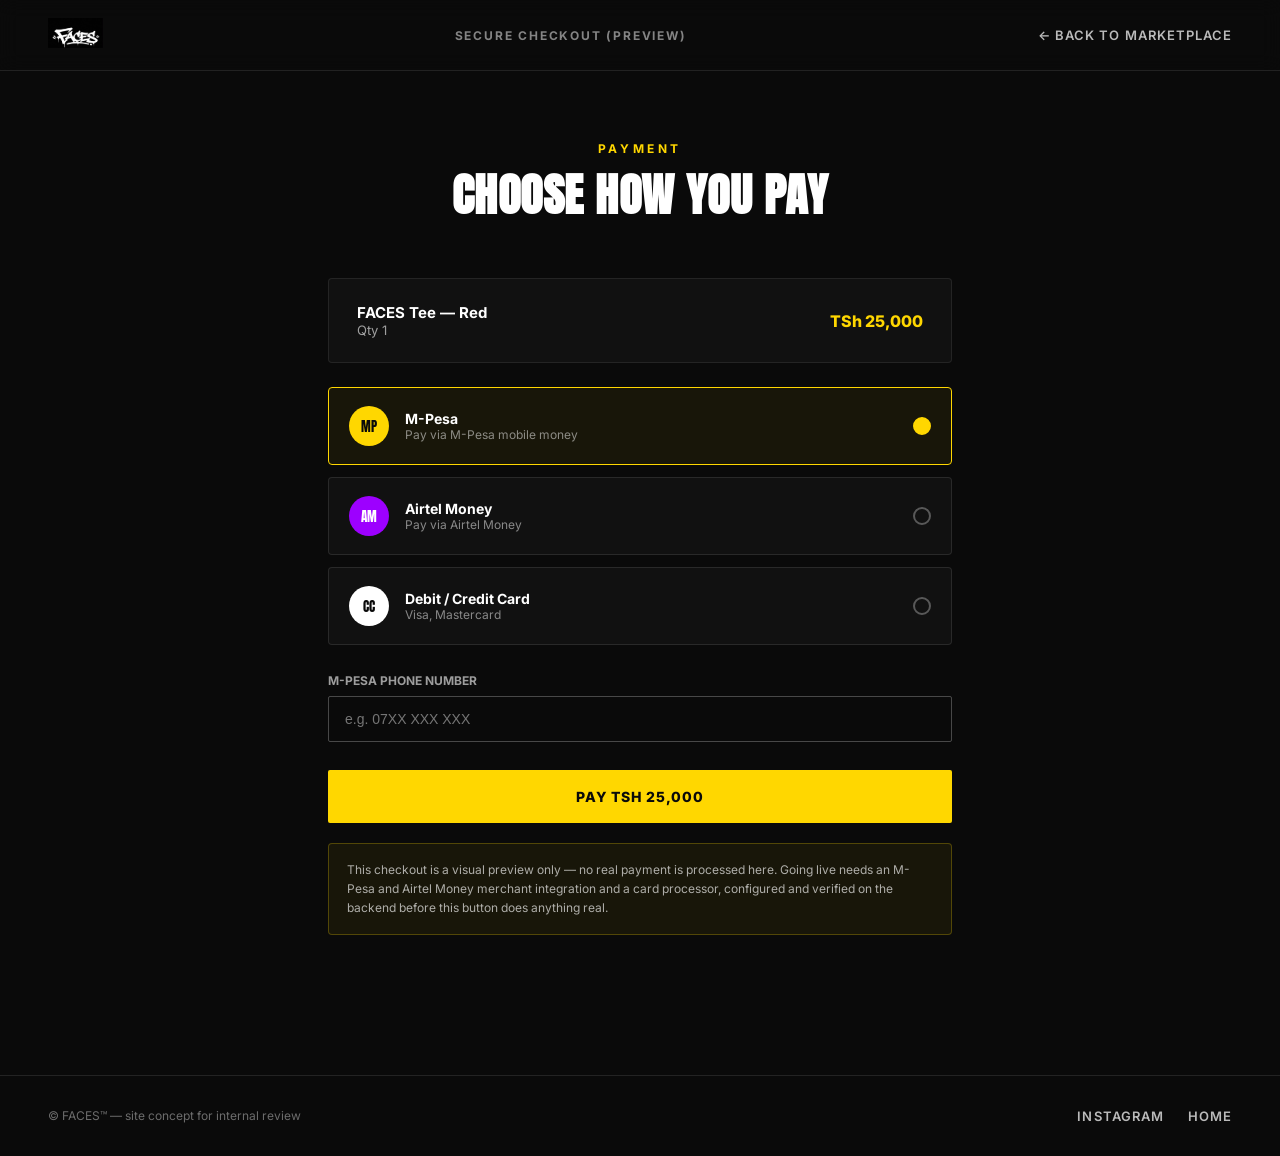
<file: payment.html>
<!doctype html>
<html lang="en">
<head>
<meta charset="utf-8">
<meta name="viewport" content="width=device-width, initial-scale=1">
<title>Checkout — FACES</title>
<link rel="preconnect" href="https://fonts.googleapis.com">
<link rel="preconnect" href="https://fonts.gstatic.com" crossorigin>
<link href="https://fonts.googleapis.com/css2?family=Anton&family=Inter:wght@400;500;600;700;800&display=swap" rel="stylesheet">
<link rel="stylesheet" href="styles.css">
</head>
<body>

<div class="nav">
  <a class="nav-logo" href="index.html"><img src="assets/faces-wordmark.jpg" alt="FACES"></a>
  <div style="font-size:12px;font-weight:700;letter-spacing:0.15em;text-transform:uppercase;color:rgba(255,255,255,0.5);">Secure Checkout (preview)</div>
  <a class="nav-link" href="marketplace.html">← Back to Marketplace</a>
</div>

<div class="wrap-narrow" style="padding-top:70px;padding-bottom:30px;text-align:center;">
  <div class="eyebrow gold" style="text-align:center;">PAYMENT</div>
  <h1 class="display" style="font-size:clamp(30px,5vw,46px);line-height:1;margin:0;">CHOOSE HOW YOU PAY</h1>
</div>

<div class="wrap-narrow" style="padding-top:30px;padding-bottom:140px;">

  <div style="background:#111;border:1px solid rgba(255,255,255,0.08);border-radius:4px;padding:24px 28px;margin-bottom:24px;display:flex;justify-content:space-between;align-items:center;">
    <div><div style="font-weight:700;font-size:15px;">FACES Tee — Red</div><div style="font-size:13px;color:var(--muted);">Qty 1</div></div>
    <div style="font-weight:800;color:var(--gold);">TSh 25,000</div>
  </div>

  <div id="methods" style="display:flex;flex-direction:column;gap:12px;margin-bottom:28px;"></div>

  <div id="dynamic-fields" style="margin-bottom:28px;"></div>

  <button id="pay-btn" style="width:100%;background:var(--gold);color:var(--ink);font-weight:800;font-size:14px;letter-spacing:0.06em;text-transform:uppercase;padding:18px;border-radius:2px;border:none;cursor:pointer;">Pay TSh 25,000</button>

  <div style="margin-top:20px;padding:16px 18px;border:1px solid rgba(255,215,0,0.25);background:rgba(255,215,0,0.06);border-radius:4px;font-size:12px;color:rgba(255,255,255,0.65);line-height:1.6;">
    This checkout is a visual preview only — no real payment is processed here. Going live needs an M-Pesa and Airtel Money merchant integration and a card processor, configured and verified on the backend before this button does anything real.
  </div>
</div>

<div class="footer">
  <small>© FACES™ — site concept for internal review</small>
  <div class="nav-links">
    <a class="nav-link" href="https://instagram.com" target="_blank" rel="noopener">Instagram</a>
    <a class="nav-link" href="index.html">Home</a>
  </div>
</div>

<script>
// Edit the "methods" array to add or rename payment options.
var METHODS = [
  {id:'mpesa', name:'M-Pesa', desc:'Pay via M-Pesa mobile money', initials:'MP', iconBg:'#FFD700', iconFg:'#0a0a0a', needsPhone:true},
  {id:'airtel', name:'Airtel Money', desc:'Pay via Airtel Money', initials:'AM', iconBg:'#9D00FF', iconFg:'#ffffff', needsPhone:true},
  {id:'card', name:'Debit / Credit Card', desc:'Visa, Mastercard', initials:'CC', iconBg:'#ffffff', iconFg:'#0a0a0a', needsPhone:false}
];
var active = 'mpesa';

function renderMethods(){
  var wrap = document.getElementById('methods');
  wrap.innerHTML = METHODS.map(function(m){
    var isActive = m.id === active;
    return '<button data-id="'+m.id+'" style="display:flex;align-items:center;gap:16px;text-align:left;padding:18px 20px;border-radius:4px;cursor:pointer;border:1px solid '+(isActive?'#FFD700':'rgba(255,255,255,0.1)')+';background:'+(isActive?'rgba(255,215,0,0.06)':'#111')+';width:100%;">' +
      '<div style="width:40px;height:40px;border-radius:50%;background:'+m.iconBg+';display:flex;align-items:center;justify-content:center;flex-shrink:0;"><span class="display" style="font-size:13px;color:'+m.iconFg+';">'+m.initials+'</span></div>' +
      '<div style="flex:1;"><div style="font-weight:700;font-size:14px;color:#fff;">'+m.name+'</div><div style="font-size:12px;color:rgba(255,255,255,0.5);">'+m.desc+'</div></div>' +
      '<div style="width:18px;height:18px;border-radius:50%;border:2px solid '+(isActive?'#FFD700':'rgba(255,255,255,0.3)')+';background:'+(isActive?'#FFD700':'transparent')+';"></div>' +
    '</button>';
  }).join('');
  Array.prototype.forEach.call(wrap.querySelectorAll('button'), function(btn){
    btn.onclick = function(){ active = btn.getAttribute('data-id'); renderMethods(); renderFields(); };
  });
}

function renderFields(){
  var def = METHODS.find(function(m){ return m.id === active; });
  var field = document.getElementById('dynamic-fields');
  if (def.needsPhone) {
    field.innerHTML = '<label style="display:block;font-size:12px;font-weight:700;text-transform:uppercase;color:rgba(255,255,255,0.6);margin-bottom:8px;">'+def.name+' phone number</label>' +
      '<input type="tel" placeholder="e.g. 07XX XXX XXX" style="width:100%;box-sizing:border-box;background:transparent;border:1px solid rgba(255,255,255,0.25);color:#fff;padding:14px 16px;border-radius:2px;font-size:14px;">';
  } else {
    field.innerHTML = '<div style="display:grid;grid-template-columns:1fr 1fr;gap:16px;">' +
      '<div style="grid-column:1/-1;"><label style="display:block;font-size:12px;font-weight:700;text-transform:uppercase;color:rgba(255,255,255,0.6);margin-bottom:8px;">Card number</label><input type="text" placeholder="•••• •••• •••• ••••" style="width:100%;box-sizing:border-box;background:transparent;border:1px solid rgba(255,255,255,0.25);color:#fff;padding:14px 16px;border-radius:2px;font-size:14px;"></div>' +
      '<div><label style="display:block;font-size:12px;font-weight:700;text-transform:uppercase;color:rgba(255,255,255,0.6);margin-bottom:8px;">Expiry</label><input type="text" placeholder="MM/YY" style="width:100%;box-sizing:border-box;background:transparent;border:1px solid rgba(255,255,255,0.25);color:#fff;padding:14px 16px;border-radius:2px;font-size:14px;"></div>' +
      '<div><label style="display:block;font-size:12px;font-weight:700;text-transform:uppercase;color:rgba(255,255,255,0.6);margin-bottom:8px;">CVV</label><input type="text" placeholder="•••" style="width:100%;box-sizing:border-box;background:transparent;border:1px solid rgba(255,255,255,0.25);color:#fff;padding:14px 16px;border-radius:2px;font-size:14px;"></div>' +
    '</div>';
  }
}

document.getElementById('pay-btn').onclick = function(){
  alert('Preview only — no payment has been made. Connect a real M-Pesa / Airtel Money / card provider to enable checkout.');
};

renderMethods();
renderFields();
</script>
</body>
</html>
</file>
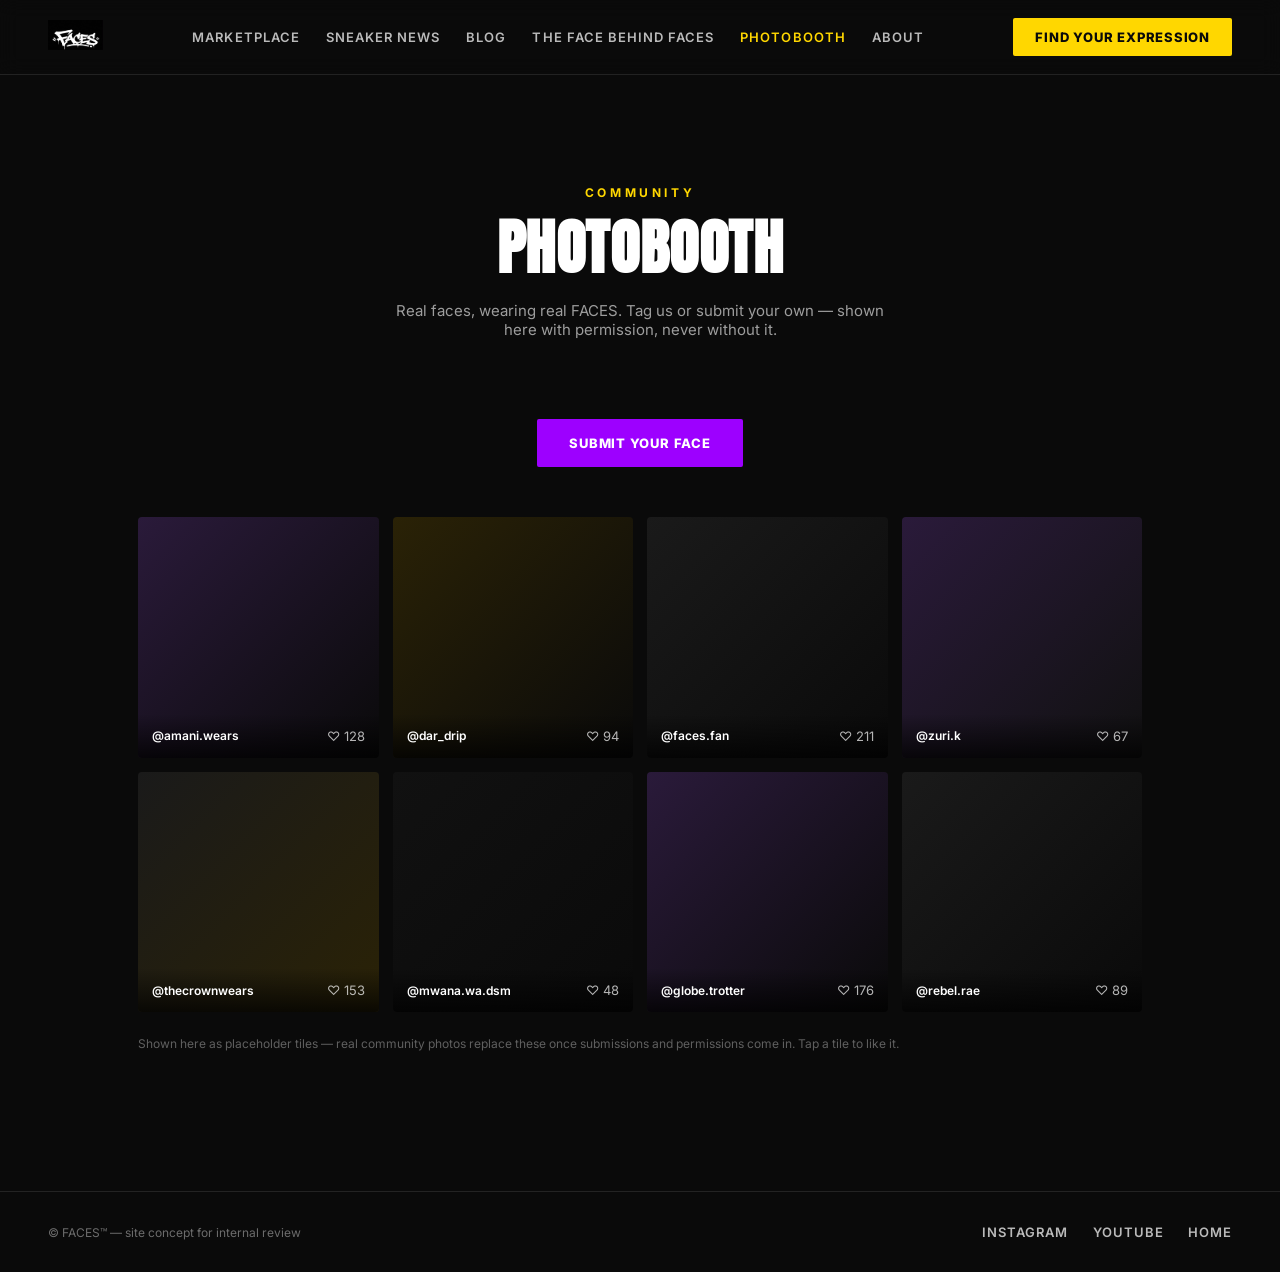
<file: photobooth.html>
<!doctype html>
<html lang="en">
<head>
<meta charset="utf-8">
<meta name="viewport" content="width=device-width, initial-scale=1">
<title>Photobooth — FACES</title>
<link rel="preconnect" href="https://fonts.googleapis.com">
<link rel="preconnect" href="https://fonts.gstatic.com" crossorigin>
<link href="https://fonts.googleapis.com/css2?family=Anton&family=Inter:wght@400;500;600;700;800&display=swap" rel="stylesheet">
<link rel="stylesheet" href="styles.css">
</head>
<body>

<div class="nav">
  <a class="nav-logo" href="index.html"><img src="assets/faces-wordmark.jpg" alt="FACES"></a>
  <div class="nav-links">
    <a class="nav-link" href="marketplace.html">Marketplace</a>
    <a class="nav-link" href="sneaker-news.html">Sneaker News</a>
    <a class="nav-link" href="blog.html">Blog</a>
    <a class="nav-link" href="team.html">The Face Behind FACES</a>
    <a class="nav-link active" href="photobooth.html">Photobooth</a>
    <a class="nav-link" href="about.html">About</a>
  </div>
  <a class="btn-cta" href="marketplace.html">Find Your Expression</a>
</div>

<div class="wrap-narrow" style="padding-top:110px;padding-bottom:50px;text-align:center;max-width:900px;">
  <div class="eyebrow gold" style="text-align:center;">COMMUNITY</div>
  <h1 class="display" style="font-size:clamp(34px,6vw,60px);line-height:1.05;margin:0;">PHOTOBOOTH</h1>
  <p style="color:var(--muted);font-size:15px;max-width:520px;margin:22px auto 0;">Real faces, wearing real FACES. Tag us or submit your own — shown here with permission, never without it.</p>
</div>

<div class="wrap" style="max-width:1100px;padding-top:30px;display:flex;justify-content:center;">
  <button onclick="alert('Preview only — hook this up to a real submission form / inbox when ready.')" style="background:#9D00FF;color:#fff;font-weight:800;font-size:13px;letter-spacing:0.06em;text-transform:uppercase;padding:16px 32px;border-radius:2px;border:none;cursor:pointer;">Submit Your Face</button>
</div>

<div class="wrap" style="max-width:1100px;padding-top:50px;padding-bottom:140px;">
  <div id="photo-grid" style="display:grid;grid-template-columns:repeat(auto-fit,minmax(200px,1fr));gap:14px;"></div>
  <div class="note">Shown here as placeholder tiles — real community photos replace these once submissions and permissions come in. Tap a tile to like it.</div>
</div>

<div class="footer">
  <small>© FACES™ — site concept for internal review</small>
  <div class="nav-links">
    <a class="nav-link" href="https://instagram.com" target="_blank" rel="noopener">Instagram</a>
    <a class="nav-link" href="https://youtube.com" target="_blank" rel="noopener">YouTube</a>
    <a class="nav-link" href="index.html">Home</a>
  </div>
</div>

<script>
// Replace these with real submissions (handle, likes, photo) once they come in.
var PHOTOS = [
  {handle:'@amani.wears', likes:128, swatch:'linear-gradient(135deg,#2a1a3a,#0a0a0a)', liked:false},
  {handle:'@dar_drip', likes:94, swatch:'linear-gradient(135deg,#2a2206,#0a0a0a)', liked:false},
  {handle:'@faces.fan', likes:211, swatch:'linear-gradient(135deg,#1a1a1a,#0a0a0a)', liked:false},
  {handle:'@zuri.k', likes:67, swatch:'linear-gradient(135deg,#2a1a3a,#111)', liked:false},
  {handle:'@thecrownwears', likes:153, swatch:'linear-gradient(135deg,#1a1a1a,#2a2206)', liked:false},
  {handle:'@mwana.wa.dsm', likes:48, swatch:'linear-gradient(135deg,#111,#0a0a0a)', liked:false},
  {handle:'@globe.trotter', likes:176, swatch:'linear-gradient(135deg,#2a1a3a,#0a0a0a)', liked:false},
  {handle:'@rebel.rae', likes:89, swatch:'linear-gradient(135deg,#1a1a1a,#0a0a0a)', liked:false}
];

function renderPhotos(){
  var grid = document.getElementById('photo-grid');
  grid.innerHTML = PHOTOS.map(function(p, i){
    var likes = p.likes + (p.liked ? 1 : 0);
    return '<button data-i="'+i+'" style="position:relative;aspect-ratio:1;border-radius:4px;overflow:hidden;cursor:pointer;border:none;padding:0;background:'+p.swatch+';display:flex;align-items:flex-end;width:100%;">' +
      '<div style="width:100%;padding:14px;background:linear-gradient(to top,rgba(0,0,0,0.75),transparent);display:flex;justify-content:space-between;align-items:center;">' +
        '<span style="font-size:12px;font-weight:600;color:#fff;">'+p.handle+'</span>' +
        '<span style="font-size:13px;color:'+(p.liked?'#9D00FF':'rgba(255,255,255,0.7)')+';">'+(p.liked?'♥':'♡')+' '+likes+'</span>' +
      '</div>' +
    '</button>';
  }).join('');
  Array.prototype.forEach.call(grid.querySelectorAll('button'), function(btn){
    btn.onclick = function(){
      var i = parseInt(btn.getAttribute('data-i'), 10);
      PHOTOS[i].liked = !PHOTOS[i].liked;
      renderPhotos();
    };
  });
}
renderPhotos();
</script>
</body>
</html>
</file>
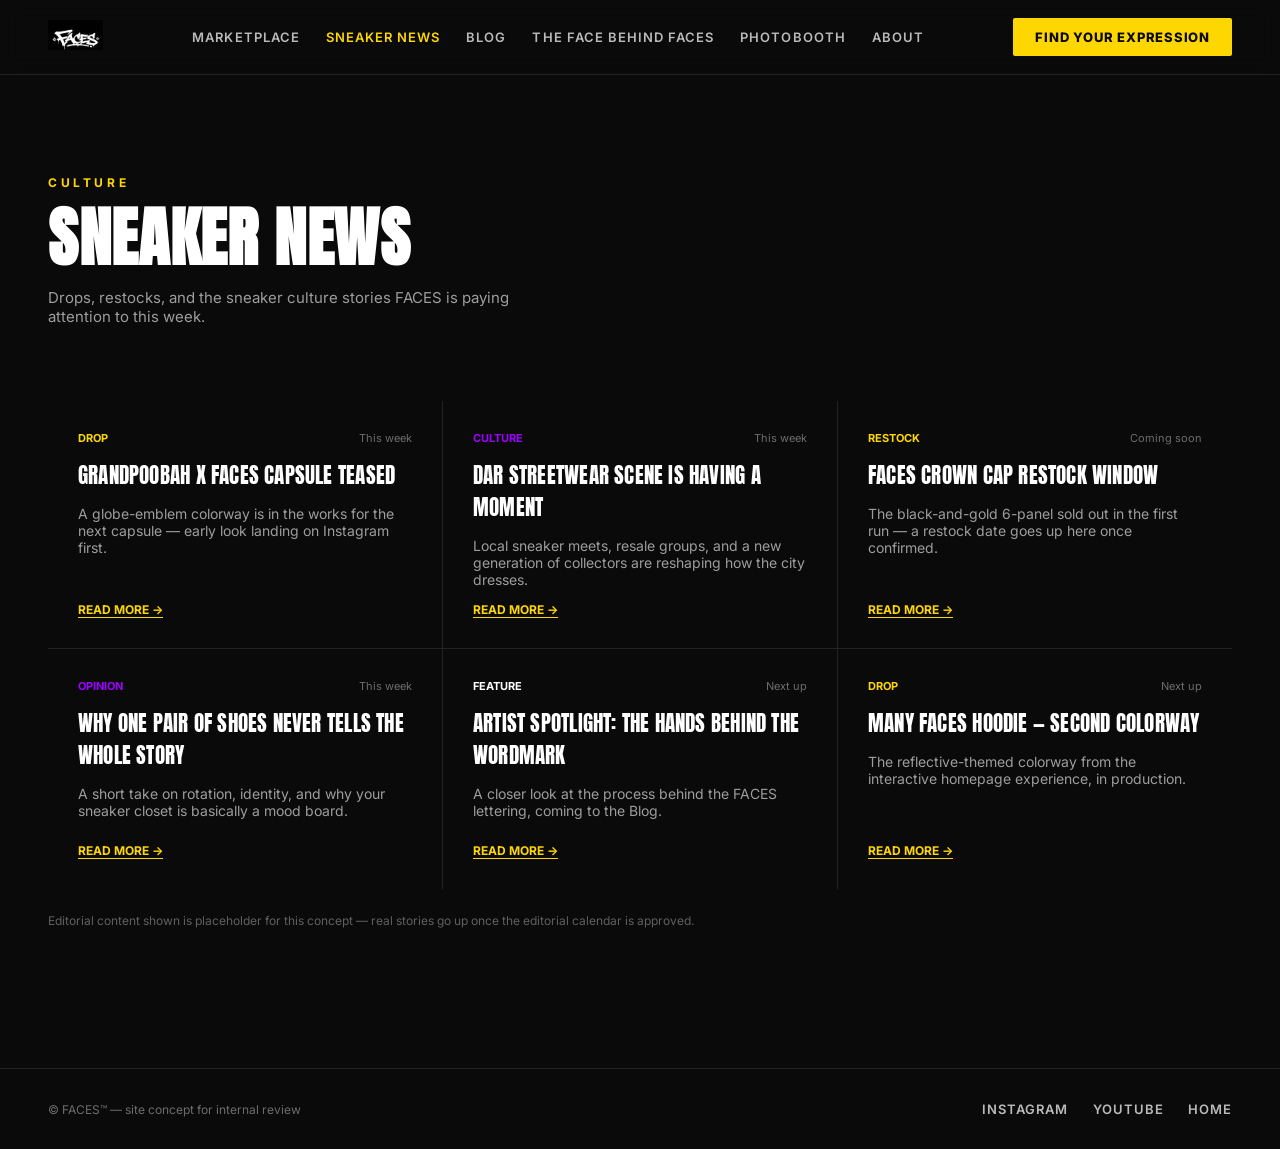
<file: sneaker-news.html>
<!doctype html>
<html lang="en">
<head>
<meta charset="utf-8">
<meta name="viewport" content="width=device-width, initial-scale=1">
<title>Sneaker News — FACES</title>
<link rel="preconnect" href="https://fonts.googleapis.com">
<link rel="preconnect" href="https://fonts.gstatic.com" crossorigin>
<link href="https://fonts.googleapis.com/css2?family=Anton&family=Inter:wght@400;500;600;700;800&display=swap" rel="stylesheet">
<link rel="stylesheet" href="styles.css">
</head>
<body>

<div class="nav">
  <a class="nav-logo" href="index.html"><img src="assets/faces-wordmark.jpg" alt="FACES"></a>
  <div class="nav-links">
    <a class="nav-link" href="marketplace.html">Marketplace</a>
    <a class="nav-link active" href="sneaker-news.html">Sneaker News</a>
    <a class="nav-link" href="blog.html">Blog</a>
    <a class="nav-link" href="team.html">The Face Behind FACES</a>
    <a class="nav-link" href="photobooth.html">Photobooth</a>
    <a class="nav-link" href="about.html">About</a>
  </div>
  <a class="btn-cta" href="marketplace.html">Find Your Expression</a>
</div>

<div class="wrap" style="padding-top:100px;padding-bottom:60px;">
  <div class="eyebrow gold">CULTURE</div>
  <h1 class="display" style="font-size:clamp(36px,6vw,64px);line-height:1;margin:0;">SNEAKER NEWS</h1>
  <p style="color:var(--muted);font-size:15px;max-width:520px;margin-top:18px;">Drops, restocks, and the sneaker culture stories FACES is paying attention to this week.</p>
</div>

<div class="wrap" style="padding-bottom:140px;">
  <div class="grid" style="grid-template-columns:repeat(auto-fit,minmax(300px,1fr));">
    <div class="card" style="min-height:240px;display:flex;flex-direction:column;gap:14px;">
      <div style="display:flex;justify-content:space-between;"><span style="font-size:11px;font-weight:700;text-transform:uppercase;color:var(--gold);">Drop</span><span style="font-size:11px;color:var(--muted-2);">This week</span></div>
      <div class="display" style="font-size:21px;">Grandpoobah x FACES capsule teased</div>
      <div style="font-size:14px;color:var(--muted);flex:1;">A globe-emblem colorway is in the works for the next capsule — early look landing on Instagram first.</div>
      <a href="#" style="font-size:12px;font-weight:700;text-transform:uppercase;border-bottom:1px solid currentColor;align-self:flex-start;">Read more →</a>
    </div>
    <div class="card" style="min-height:240px;display:flex;flex-direction:column;gap:14px;">
      <div style="display:flex;justify-content:space-between;"><span style="font-size:11px;font-weight:700;text-transform:uppercase;color:var(--violet);">Culture</span><span style="font-size:11px;color:var(--muted-2);">This week</span></div>
      <div class="display" style="font-size:21px;">Dar streetwear scene is having a moment</div>
      <div style="font-size:14px;color:var(--muted);flex:1;">Local sneaker meets, resale groups, and a new generation of collectors are reshaping how the city dresses.</div>
      <a href="#" style="font-size:12px;font-weight:700;text-transform:uppercase;border-bottom:1px solid currentColor;align-self:flex-start;">Read more →</a>
    </div>
    <div class="card" style="min-height:240px;display:flex;flex-direction:column;gap:14px;">
      <div style="display:flex;justify-content:space-between;"><span style="font-size:11px;font-weight:700;text-transform:uppercase;color:var(--gold);">Restock</span><span style="font-size:11px;color:var(--muted-2);">Coming soon</span></div>
      <div class="display" style="font-size:21px;">FACES Crown Cap restock window</div>
      <div style="font-size:14px;color:var(--muted);flex:1;">The black-and-gold 6-panel sold out in the first run — a restock date goes up here once confirmed.</div>
      <a href="#" style="font-size:12px;font-weight:700;text-transform:uppercase;border-bottom:1px solid currentColor;align-self:flex-start;">Read more →</a>
    </div>
    <div class="card" style="min-height:240px;display:flex;flex-direction:column;gap:14px;">
      <div style="display:flex;justify-content:space-between;"><span style="font-size:11px;font-weight:700;text-transform:uppercase;color:var(--violet);">Opinion</span><span style="font-size:11px;color:var(--muted-2);">This week</span></div>
      <div class="display" style="font-size:21px;">Why one pair of shoes never tells the whole story</div>
      <div style="font-size:14px;color:var(--muted);flex:1;">A short take on rotation, identity, and why your sneaker closet is basically a mood board.</div>
      <a href="#" style="font-size:12px;font-weight:700;text-transform:uppercase;border-bottom:1px solid currentColor;align-self:flex-start;">Read more →</a>
    </div>
    <div class="card" style="min-height:240px;display:flex;flex-direction:column;gap:14px;">
      <div style="display:flex;justify-content:space-between;"><span style="font-size:11px;font-weight:700;text-transform:uppercase;color:#fff;">Feature</span><span style="font-size:11px;color:var(--muted-2);">Next up</span></div>
      <div class="display" style="font-size:21px;">Artist spotlight: the hands behind the wordmark</div>
      <div style="font-size:14px;color:var(--muted);flex:1;">A closer look at the process behind the FACES lettering, coming to the Blog.</div>
      <a href="#" style="font-size:12px;font-weight:700;text-transform:uppercase;border-bottom:1px solid currentColor;align-self:flex-start;">Read more →</a>
    </div>
    <div class="card" style="min-height:240px;display:flex;flex-direction:column;gap:14px;">
      <div style="display:flex;justify-content:space-between;"><span style="font-size:11px;font-weight:700;text-transform:uppercase;color:var(--gold);">Drop</span><span style="font-size:11px;color:var(--muted-2);">Next up</span></div>
      <div class="display" style="font-size:21px;">Many Faces Hoodie — second colorway</div>
      <div style="font-size:14px;color:var(--muted);flex:1;">The reflective-themed colorway from the interactive homepage experience, in production.</div>
      <a href="#" style="font-size:12px;font-weight:700;text-transform:uppercase;border-bottom:1px solid currentColor;align-self:flex-start;">Read more →</a>
    </div>
  </div>
  <div class="note">Editorial content shown is placeholder for this concept — real stories go up once the editorial calendar is approved.</div>
</div>

<div class="footer">
  <small>© FACES™ — site concept for internal review</small>
  <div class="nav-links">
    <a class="nav-link" href="https://instagram.com" target="_blank" rel="noopener">Instagram</a>
    <a class="nav-link" href="https://youtube.com" target="_blank" rel="noopener">YouTube</a>
    <a class="nav-link" href="index.html">Home</a>
  </div>
</div>
</body>
</html>
</file>
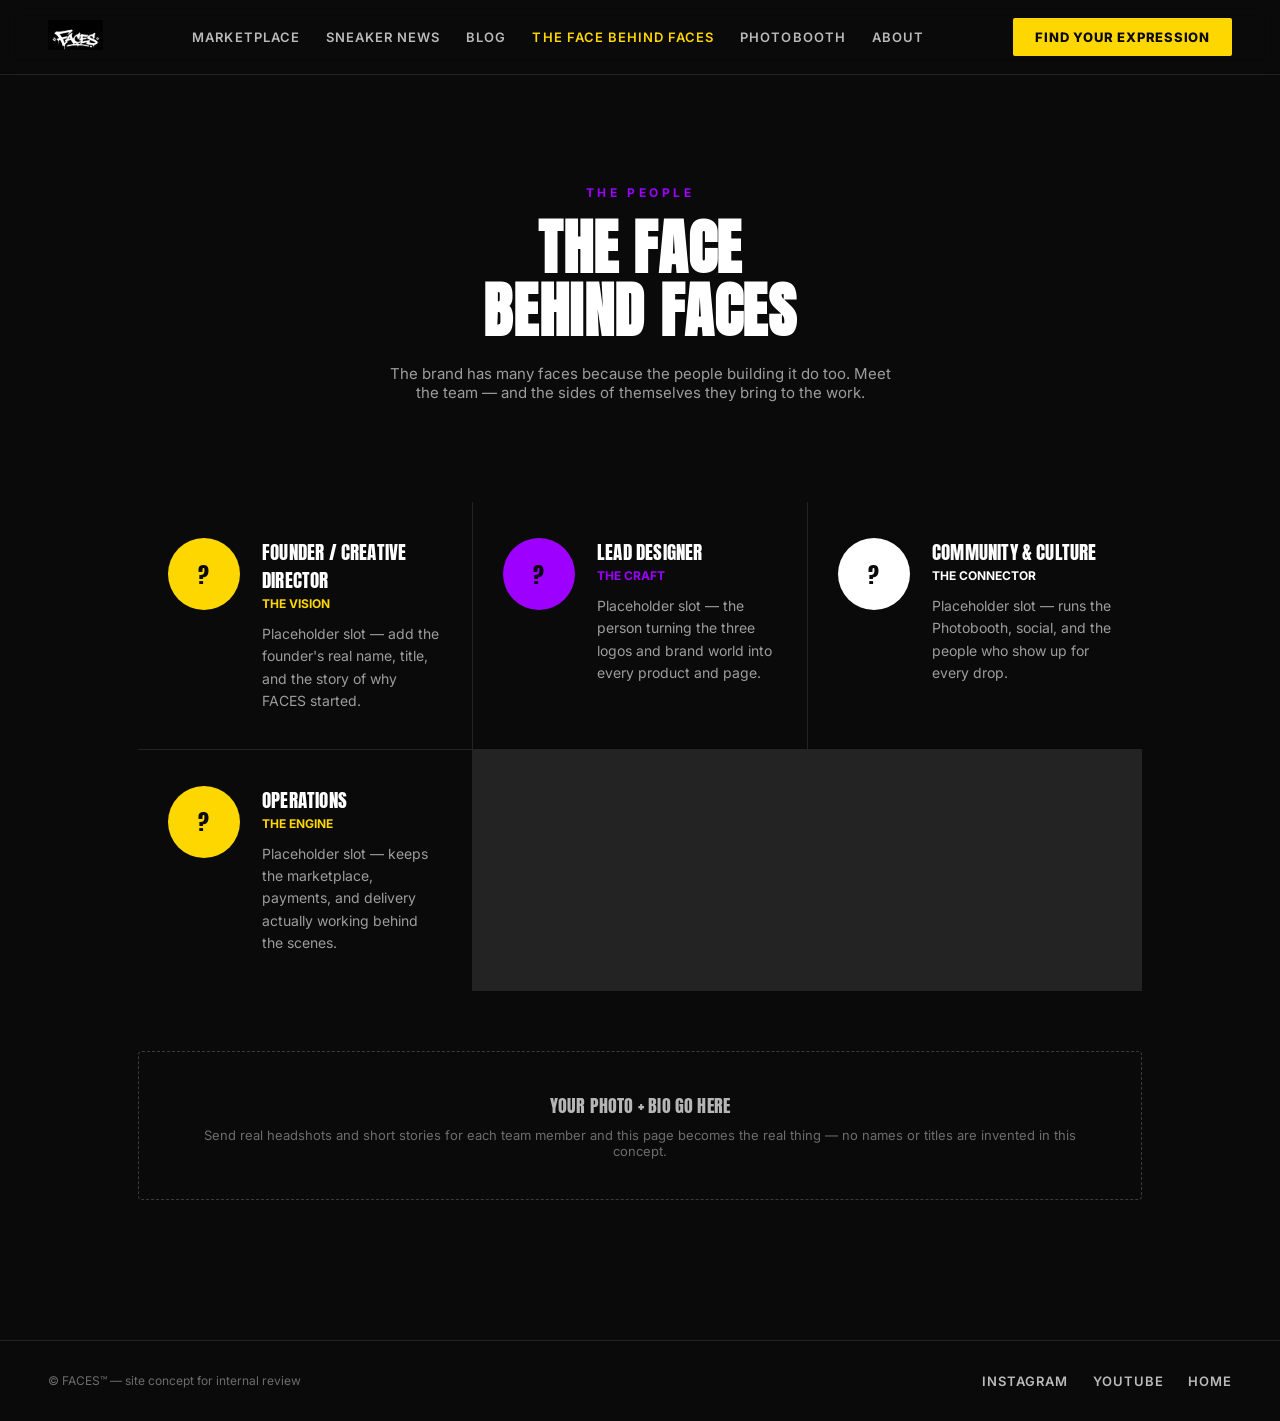
<file: team.html>
<!doctype html>
<html lang="en">
<head>
<meta charset="utf-8">
<meta name="viewport" content="width=device-width, initial-scale=1">
<title>The Face Behind FACES</title>
<link rel="preconnect" href="https://fonts.googleapis.com">
<link rel="preconnect" href="https://fonts.gstatic.com" crossorigin>
<link href="https://fonts.googleapis.com/css2?family=Anton&family=Inter:wght@400;500;600;700;800&display=swap" rel="stylesheet">
<link rel="stylesheet" href="styles.css">
</head>
<body>

<div class="nav">
  <a class="nav-logo" href="index.html"><img src="assets/faces-wordmark.jpg" alt="FACES"></a>
  <div class="nav-links">
    <a class="nav-link" href="marketplace.html">Marketplace</a>
    <a class="nav-link" href="sneaker-news.html">Sneaker News</a>
    <a class="nav-link" href="blog.html">Blog</a>
    <a class="nav-link active" href="team.html">The Face Behind FACES</a>
    <a class="nav-link" href="photobooth.html">Photobooth</a>
    <a class="nav-link" href="about.html">About</a>
  </div>
  <a class="btn-cta" href="marketplace.html">Find Your Expression</a>
</div>

<div class="wrap-narrow" style="padding-top:110px;padding-bottom:60px;text-align:center;max-width:900px;">
  <div class="eyebrow violet" style="text-align:center;">THE PEOPLE</div>
  <h1 class="display" style="font-size:clamp(34px,6vw,60px);line-height:1.05;margin:0;">THE FACE<br>BEHIND FACES</h1>
  <p style="color:var(--muted);font-size:15px;max-width:520px;margin:22px auto 0;">The brand has many faces because the people building it do too. Meet the team — and the sides of themselves they bring to the work.</p>
</div>

<div class="wrap" style="max-width:1100px;padding-top:40px;padding-bottom:60px;">
  <div class="grid" style="grid-template-columns:repeat(auto-fit,minmax(300px,1fr));">
    <div class="card" style="display:flex;gap:22px;align-items:flex-start;padding:36px 30px;">
      <div style="width:72px;height:72px;border-radius:50%;background:#FFD700;display:flex;align-items:center;justify-content:center;flex-shrink:0;"><span class="display" style="font-size:22px;color:#0a0a0a;">?</span></div>
      <div><div class="display" style="font-size:19px;margin-bottom:2px;">Founder / Creative Director</div><div style="font-size:12px;font-weight:700;text-transform:uppercase;color:#FFD700;margin-bottom:12px;">The vision</div><div style="font-size:14px;color:var(--muted);line-height:1.6;">Placeholder slot — add the founder's real name, title, and the story of why FACES started.</div></div>
    </div>
    <div class="card" style="display:flex;gap:22px;align-items:flex-start;padding:36px 30px;">
      <div style="width:72px;height:72px;border-radius:50%;background:#9D00FF;display:flex;align-items:center;justify-content:center;flex-shrink:0;"><span class="display" style="font-size:22px;color:#0a0a0a;">?</span></div>
      <div><div class="display" style="font-size:19px;margin-bottom:2px;">Lead Designer</div><div style="font-size:12px;font-weight:700;text-transform:uppercase;color:#9D00FF;margin-bottom:12px;">The craft</div><div style="font-size:14px;color:var(--muted);line-height:1.6;">Placeholder slot — the person turning the three logos and brand world into every product and page.</div></div>
    </div>
    <div class="card" style="display:flex;gap:22px;align-items:flex-start;padding:36px 30px;">
      <div style="width:72px;height:72px;border-radius:50%;background:#fff;display:flex;align-items:center;justify-content:center;flex-shrink:0;"><span class="display" style="font-size:22px;color:#0a0a0a;">?</span></div>
      <div><div class="display" style="font-size:19px;margin-bottom:2px;">Community &amp; Culture</div><div style="font-size:12px;font-weight:700;text-transform:uppercase;color:#fff;margin-bottom:12px;">The connector</div><div style="font-size:14px;color:var(--muted);line-height:1.6;">Placeholder slot — runs the Photobooth, social, and the people who show up for every drop.</div></div>
    </div>
    <div class="card" style="display:flex;gap:22px;align-items:flex-start;padding:36px 30px;">
      <div style="width:72px;height:72px;border-radius:50%;background:#FFD700;display:flex;align-items:center;justify-content:center;flex-shrink:0;"><span class="display" style="font-size:22px;color:#0a0a0a;">?</span></div>
      <div><div class="display" style="font-size:19px;margin-bottom:2px;">Operations</div><div style="font-size:12px;font-weight:700;text-transform:uppercase;color:#FFD700;margin-bottom:12px;">The engine</div><div style="font-size:14px;color:var(--muted);line-height:1.6;">Placeholder slot — keeps the marketplace, payments, and delivery actually working behind the scenes.</div></div>
    </div>
  </div>
</div>

<div class="wrap" style="max-width:1100px;padding-bottom:140px;">
  <div style="border:1px dashed rgba(255,255,255,0.2);border-radius:4px;padding:40px;text-align:center;">
    <div class="display" style="font-size:18px;color:rgba(255,255,255,0.7);margin-bottom:8px;">YOUR PHOTO + BIO GO HERE</div>
    <div style="font-size:13px;color:var(--muted-2);">Send real headshots and short stories for each team member and this page becomes the real thing — no names or titles are invented in this concept.</div>
  </div>
</div>

<div class="footer">
  <small>© FACES™ — site concept for internal review</small>
  <div class="nav-links">
    <a class="nav-link" href="https://instagram.com" target="_blank" rel="noopener">Instagram</a>
    <a class="nav-link" href="https://youtube.com" target="_blank" rel="noopener">YouTube</a>
    <a class="nav-link" href="index.html">Home</a>
  </div>
</div>
</body>
</html>
</file>
<file: styles.css>
/* FACES — shared styles. Edit colors/fonts here and it updates every page. */

:root{
  --ink:#0a0a0a;
  --panel:#111111;
  --paper:#ffffff;
  --gold:#FFD700;
  --violet:#9D00FF;
  --text:#ffffff;
  --muted:rgba(255,255,255,0.6);
  --muted-2:rgba(255,255,255,0.4);
  --line:rgba(255,255,255,0.1);
}

*{box-sizing:border-box;}
body{
  margin:0;
  background:var(--ink);
  color:var(--text);
  font-family:'Inter',system-ui,sans-serif;
}
a{color:var(--gold);text-decoration:none;}
a:hover{color:var(--violet);}

.display{
  font-family:'Anton',system-ui,sans-serif;
  text-transform:uppercase;
  letter-spacing:0.01em;
}

/* Nav */
.nav{
  position:sticky;top:0;z-index:50;
  display:flex;align-items:center;justify-content:space-between;
  padding:18px 48px;
  background:rgba(10,10,10,0.9);
  backdrop-filter:blur(10px);
  border-bottom:1px solid var(--line);
  flex-wrap:wrap;gap:16px;
}
.nav-logo img{height:30px;width:auto;object-fit:contain;filter:invert(1);}
.nav-links{display:flex;gap:26px;align-items:center;flex-wrap:wrap;}
.nav-link{color:rgba(255,255,255,0.72);font-size:13px;font-weight:600;letter-spacing:0.08em;text-transform:uppercase;}
.nav-link:hover{color:var(--gold);}
.nav-link.active{color:var(--gold);}
.btn-cta{
  background:var(--gold);color:var(--ink);
  font-size:13px;font-weight:800;letter-spacing:0.06em;text-transform:uppercase;
  padding:11px 22px;border-radius:2px;display:inline-block;
}
.btn-cta.violet{background:var(--violet);color:#fff;}

/* Footer */
.footer{
  border-top:1px solid var(--line);
  padding:32px 48px;
  display:flex;justify-content:space-between;align-items:center;
  flex-wrap:wrap;gap:16px;
}
.footer small{font-size:12px;color:var(--muted-2);}
.footer .nav-links{gap:24px;}

.credit-bar{
  text-align:center;
  padding:16px 20px 28px;
  font-size:11px;
  color:rgba(255,255,255,0.3);
  letter-spacing:0.02em;
}
.credit-bar a{color:rgba(255,255,255,0.45);font-weight:600;}
.credit-bar a:hover{color:var(--gold);}

/* Layout helpers */
.wrap{max-width:1280px;margin:0 auto;padding-left:48px;padding-right:48px;}
.wrap-narrow{max-width:720px;margin:0 auto;padding-left:48px;padding-right:48px;}
.eyebrow{font-size:12px;font-weight:700;letter-spacing:0.3em;margin-bottom:16px;}
.eyebrow.gold{color:var(--gold);}
.eyebrow.violet{color:var(--violet);}

.grid{display:grid;gap:1px;background:var(--line);}
.card{background:var(--ink);padding:30px;}

button{font-family:inherit;}

.note{font-size:12px;color:rgba(255,255,255,0.35);margin-top:24px;}

@media(max-width:640px){
  .nav,.wrap,.wrap-narrow,.footer{padding-left:20px;padding-right:20px;}
}
</file>
